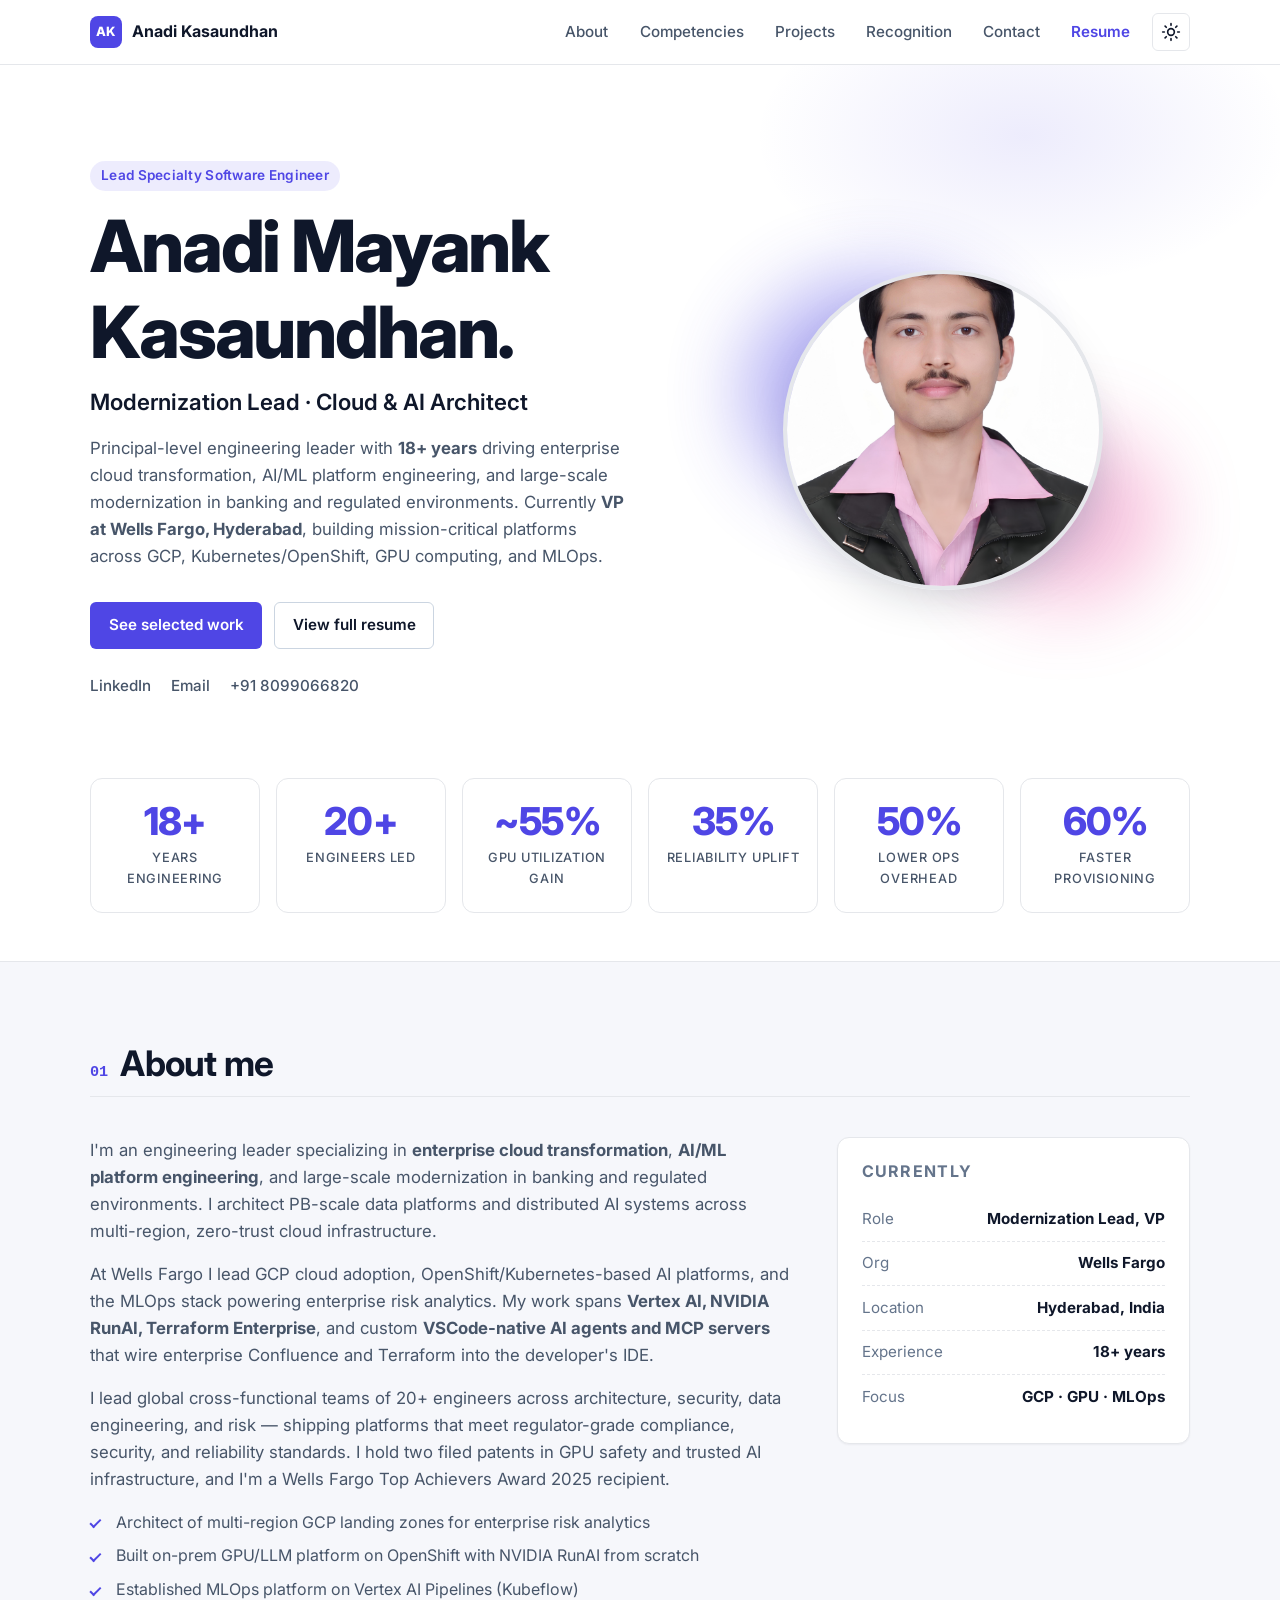
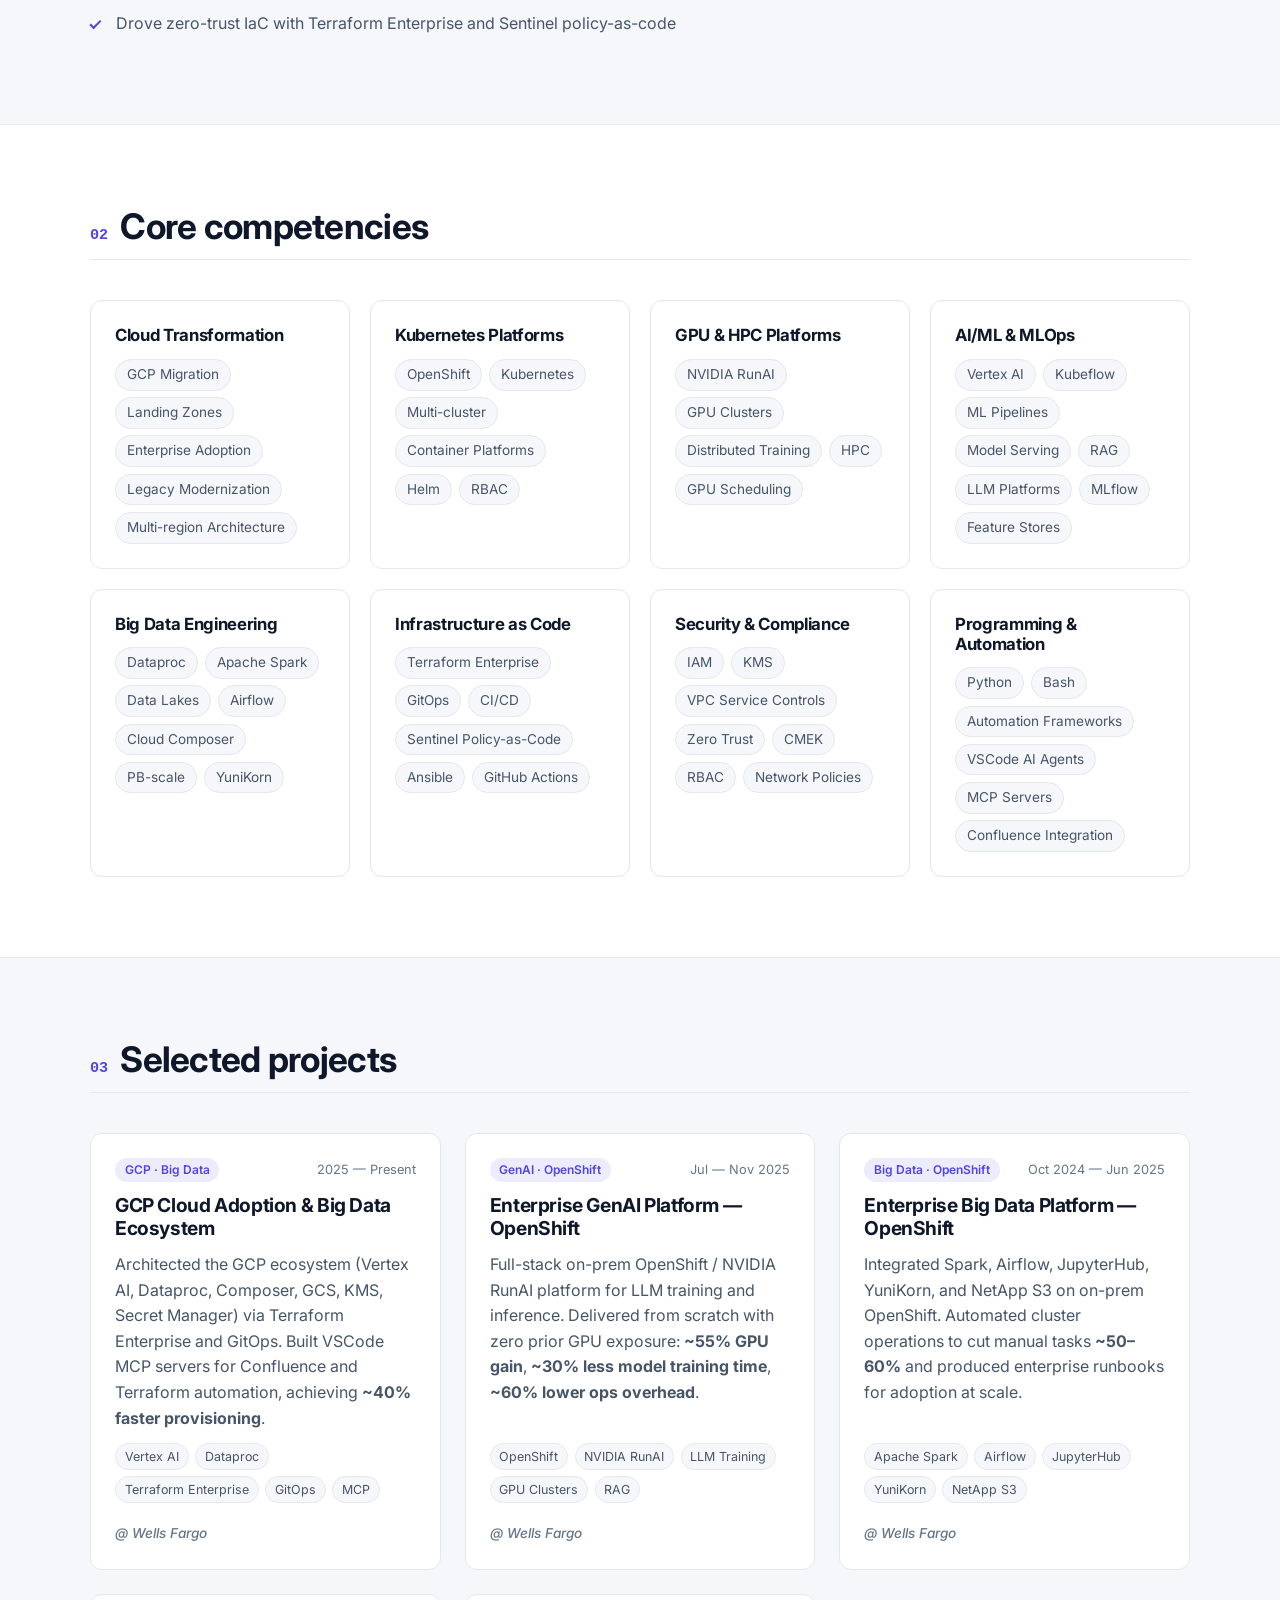
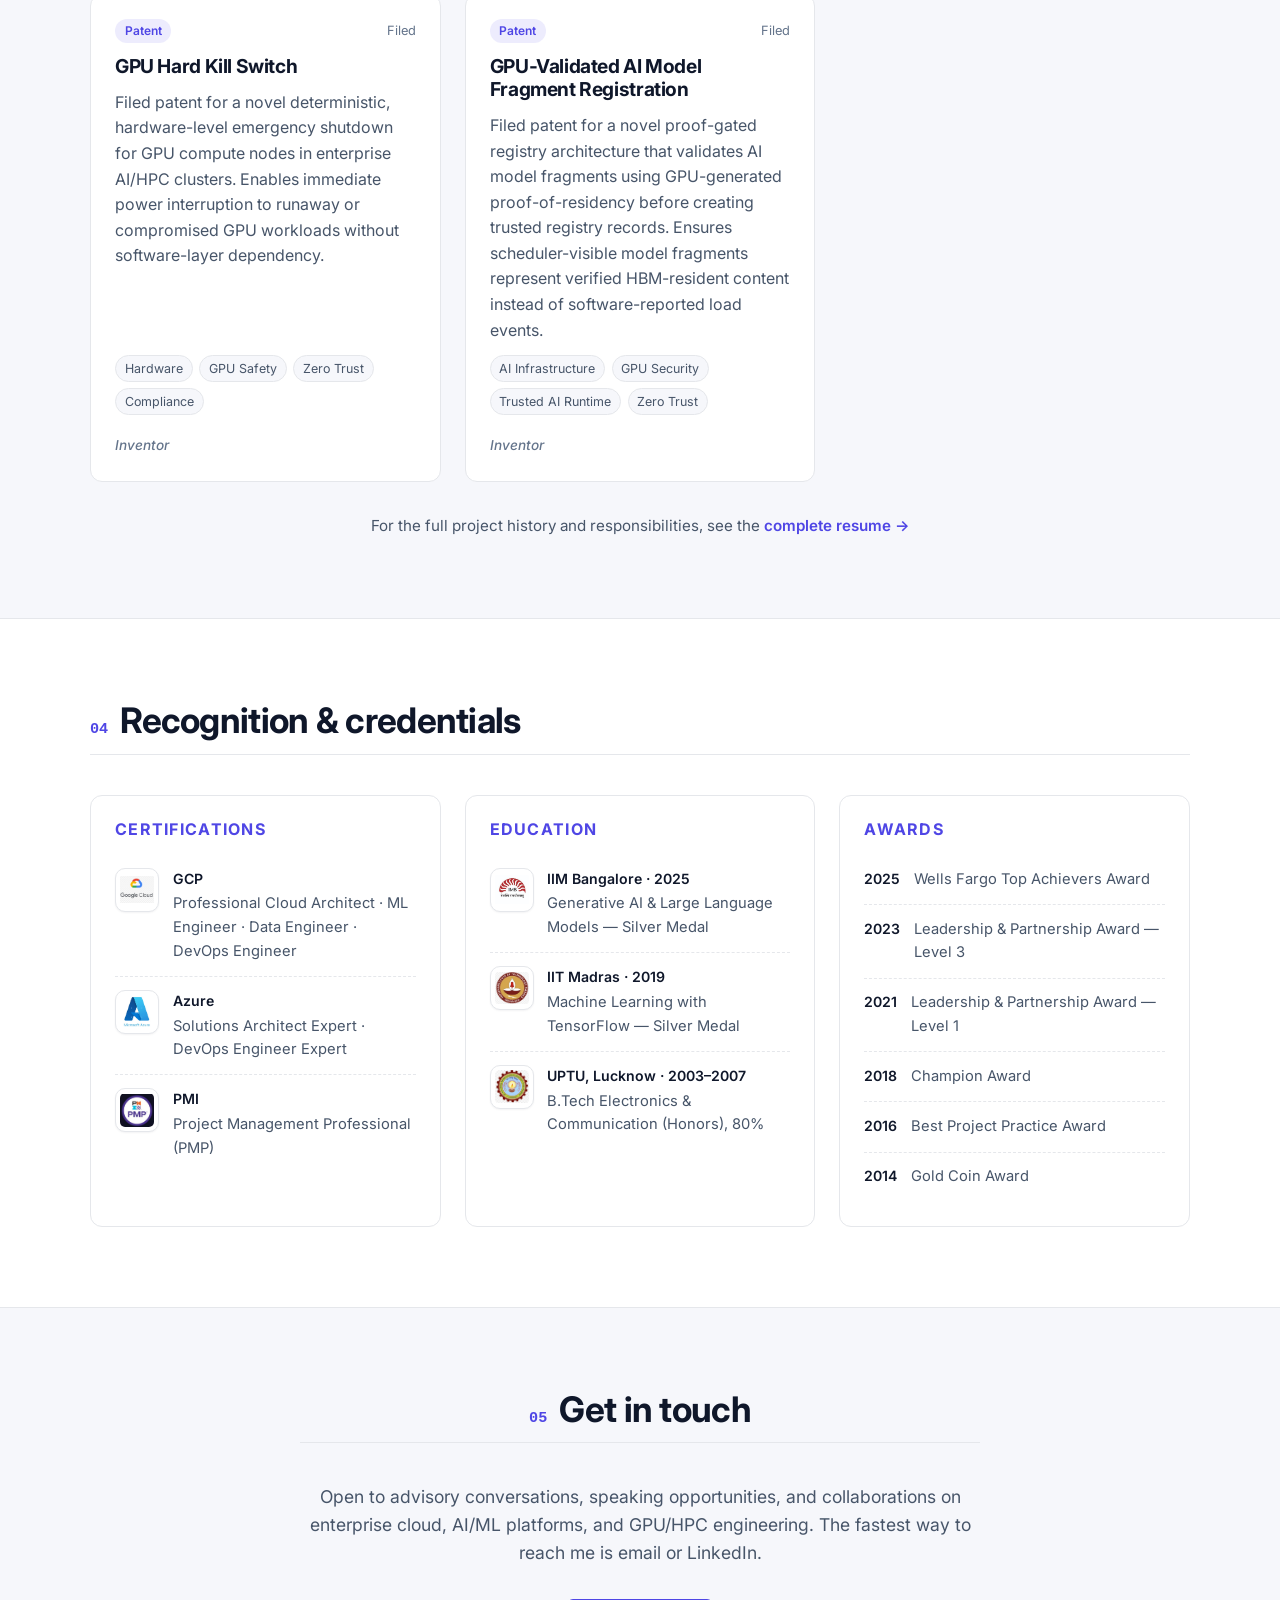
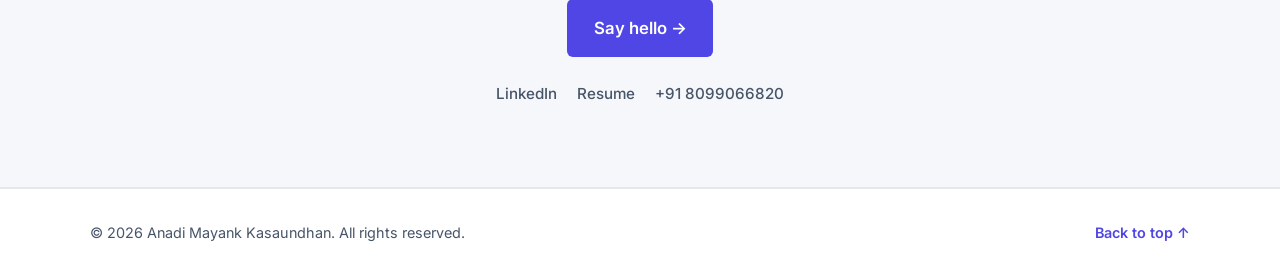
<file: index.html>
<!DOCTYPE html>
<html lang="en">
<head>
  <meta charset="UTF-8" />
  <meta name="viewport" content="width=device-width, initial-scale=1.0" />
  <meta name="description" content="Anadi Mayank Kasaundhan — Lead Specialty Software Engineer, Modernization Lead, Cloud & AI Architect (GCP, Kubernetes, OpenShift, GPU Platforms, MLOps). 18+ years building enterprise cloud and AI/ML platforms." />
  <meta name="author" content="Anadi Mayank Kasaundhan" />

  <meta property="og:title" content="Anadi Mayank Kasaundhan — Cloud & AI Architect" />
  <meta property="og:description" content="Modernization Lead at Wells Fargo. GCP, Kubernetes/OpenShift, GPU Platforms, MLOps. Holder of 2 filed patents in GPU safety and trusted AI infrastructure." />
  <meta property="og:type" content="website" />
  <meta property="og:url" content="https://anadiazure.github.io/MyProfile/" />
  <meta property="og:image" content="https://anadiazure.github.io/MyProfile/assets/logos/anadi_profile.png" />
  <meta property="og:image:alt" content="Anadi Mayank Kasaundhan" />

  <title>Anadi Mayank Kasaundhan — Cloud & AI Architect</title>

  <link rel="icon" type="image/png" href="assets/logos/anadi_profile.png" />

  <link rel="preconnect" href="https://fonts.googleapis.com" />
  <link rel="preconnect" href="https://fonts.gstatic.com" crossorigin />
  <link href="https://fonts.googleapis.com/css2?family=Inter:wght@400;500;600;700;800&display=swap" rel="stylesheet" />

  <link rel="stylesheet" href="css/style.css" />
</head>
<body>
  <a class="skip-link" href="#main">Skip to main content</a>

  <header class="site-header" id="top">
    <nav class="nav container" aria-label="Primary">
      <a href="#top" class="brand">
        <span class="brand-mark">AK</span>
        <span class="brand-text">Anadi Kasaundhan</span>
      </a>

      <button class="nav-toggle" aria-expanded="false" aria-controls="primary-menu" aria-label="Toggle navigation">
        <span></span><span></span><span></span>
      </button>

      <ul class="nav-menu" id="primary-menu">
        <li><a href="#about">About</a></li>
        <li><a href="#competencies">Competencies</a></li>
        <li><a href="#projects">Projects</a></li>
        <li><a href="#recognition">Recognition</a></li>
        <li><a href="#contact">Contact</a></li>
        <li><a href="resume.html" class="nav-cta">Resume</a></li>
        <li>
          <button id="theme-toggle" class="theme-toggle" aria-label="Toggle color theme" title="Toggle color theme">
            <svg class="icon-sun" width="20" height="20" viewBox="0 0 24 24" fill="none" stroke="currentColor" stroke-width="2" stroke-linecap="round" stroke-linejoin="round" aria-hidden="true">
              <circle cx="12" cy="12" r="4"/>
              <path d="M12 2v2M12 20v2M4.93 4.93l1.41 1.41M17.66 17.66l1.41 1.41M2 12h2M20 12h2M4.93 19.07l1.41-1.41M17.66 6.34l1.41-1.41"/>
            </svg>
            <svg class="icon-moon" width="20" height="20" viewBox="0 0 24 24" fill="none" stroke="currentColor" stroke-width="2" stroke-linecap="round" stroke-linejoin="round" aria-hidden="true">
              <path d="M21 12.79A9 9 0 1 1 11.21 3 7 7 0 0 0 21 12.79z"/>
            </svg>
          </button>
        </li>
      </ul>
    </nav>
  </header>

  <main id="main">
    <!-- Hero -->
    <section class="hero">
      <div class="container hero-grid">
        <div class="hero-content">
          <p class="eyebrow">Lead Specialty Software Engineer</p>
          <h1 class="hero-title">Anadi Mayank Kasaundhan.</h1>
          <p class="hero-tagline">Modernization Lead &middot; Cloud &amp; AI Architect</p>
          <p class="hero-lede">
            Principal-level engineering leader with <strong>18+ years</strong> driving enterprise cloud
            transformation, AI/ML platform engineering, and large-scale modernization in banking and
            regulated environments. Currently <strong>VP at Wells Fargo, Hyderabad</strong>, building
            mission-critical platforms across GCP, Kubernetes/OpenShift, GPU computing, and MLOps.
          </p>
          <div class="hero-actions">
            <a href="#projects" class="btn btn-primary">See selected work</a>
            <a href="resume.html" class="btn btn-ghost">View full resume</a>
          </div>
          <ul class="social-list" aria-label="Social profiles">
            <li><a href="https://www.linkedin.com/in/anadi-kasaundhan-22979716/" aria-label="LinkedIn">LinkedIn</a></li>
            <li><a href="mailto:mayankanadi@gmail.com" aria-label="Email">Email</a></li>
            <li><a href="tel:+918099066820" aria-label="Phone">+91 8099066820</a></li>
          </ul>
        </div>

        <div class="hero-visual">
          <div class="orb orb-1"></div>
          <div class="orb orb-2"></div>
          <div class="orb orb-3"></div>
          <img class="hero-photo" src="assets/logos/anadi_profile.png" alt="Anadi Mayank Kasaundhan" width="320" height="320" />
        </div>
      </div>
    </section>

    <!-- Highlights / metrics -->
    <section class="section highlights" aria-label="Career highlights">
      <div class="container">
        <ul class="metrics-grid">
          <li><strong>18+</strong><span>Years engineering</span></li>
          <li><strong>20+</strong><span>Engineers led</span></li>
          <li><strong>~55%</strong><span>GPU utilization gain</span></li>
          <li><strong>35%</strong><span>Reliability uplift</span></li>
          <li><strong>50%</strong><span>Lower ops overhead</span></li>
          <li><strong>60%</strong><span>Faster provisioning</span></li>
        </ul>
      </div>
    </section>

    <!-- About -->
    <section id="about" class="section section-alt">
      <div class="container">
        <header class="section-head">
          <span class="section-num">01</span>
          <h2>About me</h2>
        </header>
        <div class="about-grid">
          <div class="about-text">
            <p>
              I'm an engineering leader specializing in <strong>enterprise cloud transformation</strong>,
              <strong>AI/ML platform engineering</strong>, and large-scale modernization in banking and
              regulated environments. I architect PB-scale data platforms and distributed AI systems
              across multi-region, zero-trust cloud infrastructure.
            </p>
            <p>
              At Wells Fargo I lead GCP cloud adoption, OpenShift/Kubernetes-based AI platforms,
              and the MLOps stack powering enterprise risk analytics. My work spans <strong>Vertex AI,
              NVIDIA RunAI, Terraform Enterprise</strong>, and custom <strong>VSCode-native AI agents
              and MCP servers</strong> that wire enterprise Confluence and Terraform into the
              developer's IDE.
            </p>
            <p>
              I lead global cross-functional teams of 20+ engineers across architecture, security,
              data engineering, and risk &mdash; shipping platforms that meet regulator-grade
              compliance, security, and reliability standards. I hold two filed patents in GPU
              safety and trusted AI infrastructure, and I'm a Wells Fargo Top Achievers Award 2025
              recipient.
            </p>
            <ul class="check-list">
              <li>Architect of multi-region GCP landing zones for enterprise risk analytics</li>
              <li>Built on-prem GPU/LLM platform on OpenShift with NVIDIA RunAI from scratch</li>
              <li>Established MLOps platform on Vertex AI Pipelines (Kubeflow)</li>
              <li>Drove zero-trust IaC with Terraform Enterprise and Sentinel policy-as-code</li>
            </ul>
          </div>
          <aside class="about-card">
            <h3>Currently</h3>
            <ul class="meta-list">
              <li><span>Role</span><strong>Modernization Lead, VP</strong></li>
              <li><span>Org</span><strong>Wells Fargo</strong></li>
              <li><span>Location</span><strong>Hyderabad, India</strong></li>
              <li><span>Experience</span><strong>18+ years</strong></li>
              <li><span>Focus</span><strong>GCP &middot; GPU &middot; MLOps</strong></li>
            </ul>
          </aside>
        </div>
      </div>
    </section>

    <!-- Core competencies -->
    <section id="competencies" class="section">
      <div class="container">
        <header class="section-head">
          <span class="section-num">02</span>
          <h2>Core competencies</h2>
        </header>
        <div class="skills-grid">
          <article class="skill-card">
            <h3>Cloud Transformation</h3>
            <ul class="tag-list">
              <li>GCP Migration</li>
              <li>Landing Zones</li>
              <li>Enterprise Adoption</li>
              <li>Legacy Modernization</li>
              <li>Multi-region Architecture</li>
            </ul>
          </article>
          <article class="skill-card">
            <h3>Kubernetes Platforms</h3>
            <ul class="tag-list">
              <li>OpenShift</li>
              <li>Kubernetes</li>
              <li>Multi-cluster</li>
              <li>Container Platforms</li>
              <li>Helm</li>
              <li>RBAC</li>
            </ul>
          </article>
          <article class="skill-card">
            <h3>GPU &amp; HPC Platforms</h3>
            <ul class="tag-list">
              <li>NVIDIA RunAI</li>
              <li>GPU Clusters</li>
              <li>Distributed Training</li>
              <li>HPC</li>
              <li>GPU Scheduling</li>
            </ul>
          </article>
          <article class="skill-card">
            <h3>AI/ML &amp; MLOps</h3>
            <ul class="tag-list">
              <li>Vertex AI</li>
              <li>Kubeflow</li>
              <li>ML Pipelines</li>
              <li>Model Serving</li>
              <li>RAG</li>
              <li>LLM Platforms</li>
              <li>MLflow</li>
              <li>Feature Stores</li>
            </ul>
          </article>
          <article class="skill-card">
            <h3>Big Data Engineering</h3>
            <ul class="tag-list">
              <li>Dataproc</li>
              <li>Apache Spark</li>
              <li>Data Lakes</li>
              <li>Airflow</li>
              <li>Cloud Composer</li>
              <li>PB-scale</li>
              <li>YuniKorn</li>
            </ul>
          </article>
          <article class="skill-card">
            <h3>Infrastructure as Code</h3>
            <ul class="tag-list">
              <li>Terraform Enterprise</li>
              <li>GitOps</li>
              <li>CI/CD</li>
              <li>Sentinel Policy-as-Code</li>
              <li>Ansible</li>
              <li>GitHub Actions</li>
            </ul>
          </article>
          <article class="skill-card">
            <h3>Security &amp; Compliance</h3>
            <ul class="tag-list">
              <li>IAM</li>
              <li>KMS</li>
              <li>VPC Service Controls</li>
              <li>Zero Trust</li>
              <li>CMEK</li>
              <li>RBAC</li>
              <li>Network Policies</li>
            </ul>
          </article>
          <article class="skill-card">
            <h3>Programming &amp; Automation</h3>
            <ul class="tag-list">
              <li>Python</li>
              <li>Bash</li>
              <li>Automation Frameworks</li>
              <li>VSCode AI Agents</li>
              <li>MCP Servers</li>
              <li>Confluence Integration</li>
            </ul>
          </article>
        </div>
      </div>
    </section>

    <!-- Selected projects -->
    <section id="projects" class="section section-alt">
      <div class="container">
        <header class="section-head">
          <span class="section-num">03</span>
          <h2>Selected projects</h2>
        </header>

        <div class="project-grid">
          <article class="project-card">
            <div class="project-meta">
              <span class="badge">GCP &middot; Big Data</span>
              <span class="year">2025 &mdash; Present</span>
            </div>
            <h3>GCP Cloud Adoption &amp; Big Data Ecosystem</h3>
            <p>
              Architected the GCP ecosystem (Vertex AI, Dataproc, Composer, GCS, KMS, Secret Manager)
              via Terraform Enterprise and GitOps. Built VSCode MCP servers for Confluence and
              Terraform automation, achieving <strong>~40% faster provisioning</strong>.
            </p>
            <ul class="tag-list small">
              <li>Vertex AI</li>
              <li>Dataproc</li>
              <li>Terraform Enterprise</li>
              <li>GitOps</li>
              <li>MCP</li>
            </ul>
            <div class="project-links">
              <span class="project-org">@ Wells Fargo</span>
            </div>
          </article>

          <article class="project-card">
            <div class="project-meta">
              <span class="badge">GenAI &middot; OpenShift</span>
              <span class="year">Jul &mdash; Nov 2025</span>
            </div>
            <h3>Enterprise GenAI Platform &mdash; OpenShift</h3>
            <p>
              Full-stack on-prem OpenShift / NVIDIA RunAI platform for LLM training and inference.
              Delivered from scratch with zero prior GPU exposure: <strong>~55% GPU gain</strong>,
              <strong>~30% less model training time</strong>, <strong>~60% lower ops overhead</strong>.
            </p>
            <ul class="tag-list small">
              <li>OpenShift</li>
              <li>NVIDIA RunAI</li>
              <li>LLM Training</li>
              <li>GPU Clusters</li>
              <li>RAG</li>
            </ul>
            <div class="project-links">
              <span class="project-org">@ Wells Fargo</span>
            </div>
          </article>

          <article class="project-card">
            <div class="project-meta">
              <span class="badge">Big Data &middot; OpenShift</span>
              <span class="year">Oct 2024 &mdash; Jun 2025</span>
            </div>
            <h3>Enterprise Big Data Platform &mdash; OpenShift</h3>
            <p>
              Integrated Spark, Airflow, JupyterHub, YuniKorn, and NetApp S3 on on-prem OpenShift.
              Automated cluster operations to cut manual tasks <strong>~50&ndash;60%</strong> and
              produced enterprise runbooks for adoption at scale.
            </p>
            <ul class="tag-list small">
              <li>Apache Spark</li>
              <li>Airflow</li>
              <li>JupyterHub</li>
              <li>YuniKorn</li>
              <li>NetApp S3</li>
            </ul>
            <div class="project-links">
              <span class="project-org">@ Wells Fargo</span>
            </div>
          </article>

          <article class="project-card">
            <div class="project-meta">
              <span class="badge">Patent</span>
              <span class="year">Filed</span>
            </div>
            <h3>GPU Hard Kill Switch</h3>
            <p>
              Filed patent for a novel deterministic, hardware-level emergency shutdown for GPU
              compute nodes in enterprise AI/HPC clusters. Enables immediate power interruption to
              runaway or compromised GPU workloads without software-layer dependency.
            </p>
            <ul class="tag-list small">
              <li>Hardware</li>
              <li>GPU Safety</li>
              <li>Zero Trust</li>
              <li>Compliance</li>
            </ul>
            <div class="project-links">
              <span class="project-org">Inventor</span>
            </div>
          </article>

          <article class="project-card">
            <div class="project-meta">
              <span class="badge">Patent</span>
              <span class="year">Filed</span>
            </div>
            <h3>GPU-Validated AI Model Fragment Registration</h3>
            <p>
              Filed patent for a novel proof-gated registry architecture that validates AI model
              fragments using GPU-generated proof-of-residency before creating trusted registry
              records. Ensures scheduler-visible model fragments represent verified HBM-resident
              content instead of software-reported load events.
            </p>
            <ul class="tag-list small">
              <li>AI Infrastructure</li>
              <li>GPU Security</li>
              <li>Trusted AI Runtime</li>
              <li>Zero Trust</li>
            </ul>
            <div class="project-links">
              <span class="project-org">Inventor</span>
            </div>
          </article>
        </div>

        <p class="projects-cta">
          For the full project history and responsibilities, see the
          <a href="resume.html">complete resume &rarr;</a>
        </p>
      </div>
    </section>

    <!-- Recognition: Awards / Certifications -->
    <section id="recognition" class="section">
      <div class="container">
        <header class="section-head">
          <span class="section-num">04</span>
          <h2>Recognition &amp; credentials</h2>
        </header>

        <div class="recognition-grid">
          <article class="recognition-card">
            <h3>Certifications</h3>
            <ul class="cert-list">
              <li>
                <img class="cert-logo" src="assets/logos/gcp.png" alt="Google Cloud Platform" loading="lazy" />
                <div class="cert-item-text">
                  <strong>GCP</strong>
                  <span>Professional Cloud Architect &middot; ML Engineer &middot; Data Engineer &middot; DevOps Engineer</span>
                </div>
              </li>
              <li>
                <img class="cert-logo" src="assets/logos/azure.png" alt="Microsoft Azure" loading="lazy" />
                <div class="cert-item-text">
                  <strong>Azure</strong>
                  <span>Solutions Architect Expert &middot; DevOps Engineer Expert</span>
                </div>
              </li>
              <li>
                <img class="cert-logo" src="assets/logos/pmi.png" alt="PMI / PMP" loading="lazy" />
                <div class="cert-item-text">
                  <strong>PMI</strong>
                  <span>Project Management Professional (PMP)</span>
                </div>
              </li>
            </ul>
          </article>

          <article class="recognition-card">
            <h3>Education</h3>
            <ul class="cert-list">
              <li>
                <img class="cert-logo" src="assets/logos/iim-bangalore.png" alt="IIM Bangalore" loading="lazy" />
                <div class="cert-item-text">
                  <strong>IIM Bangalore &middot; 2025</strong>
                  <span>Generative AI &amp; Large Language Models &mdash; Silver Medal</span>
                </div>
              </li>
              <li>
                <img class="cert-logo" src="assets/logos/iit-madras.png" alt="IIT Madras" loading="lazy" />
                <div class="cert-item-text">
                  <strong>IIT Madras &middot; 2019</strong>
                  <span>Machine Learning with TensorFlow &mdash; Silver Medal</span>
                </div>
              </li>
              <li>
                <img class="cert-logo" src="assets/logos/uptu-lucknow.png" alt="UPTU / AKTU Lucknow" loading="lazy" />
                <div class="cert-item-text">
                  <strong>UPTU, Lucknow &middot; 2003&ndash;2007</strong>
                  <span>B.Tech Electronics &amp; Communication (Honors), 80%</span>
                </div>
              </li>
            </ul>
          </article>

          <article class="recognition-card">
            <h3>Awards</h3>
            <ul class="cert-list">
              <li><strong>2025</strong><span>Wells Fargo Top Achievers Award</span></li>
              <li><strong>2023</strong><span>Leadership &amp; Partnership Award &mdash; Level 3</span></li>
              <li><strong>2021</strong><span>Leadership &amp; Partnership Award &mdash; Level 1</span></li>
              <li><strong>2018</strong><span>Champion Award</span></li>
              <li><strong>2016</strong><span>Best Project Practice Award</span></li>
              <li><strong>2014</strong><span>Gold Coin Award</span></li>
            </ul>
          </article>
        </div>
      </div>
    </section>

    <!-- Contact -->
    <section id="contact" class="section section-alt">
      <div class="container contact">
        <header class="section-head">
          <span class="section-num">05</span>
          <h2>Get in touch</h2>
        </header>
        <p class="contact-lede">
          Open to advisory conversations, speaking opportunities, and collaborations on enterprise
          cloud, AI/ML platforms, and GPU/HPC engineering. The fastest way to reach me is email or LinkedIn.
        </p>
        <a href="mailto:mayankanadi@gmail.com" class="btn btn-primary btn-lg">Say hello &rarr;</a>
        <ul class="social-list center" aria-label="Other ways to connect">
          <li><a href="https://www.linkedin.com/in/anadi-kasaundhan-22979716/">LinkedIn</a></li>
          <li><a href="resume.html">Resume</a></li>
          <li><a href="tel:+918099066820">+91 8099066820</a></li>
        </ul>
      </div>
    </section>
  </main>

  <footer class="site-footer">
    <div class="container footer-inner">
      <p>&copy; <span id="year"></span> Anadi Mayank Kasaundhan. All rights reserved.</p>
      <a href="#top" class="back-to-top">Back to top &uarr;</a>
    </div>
  </footer>

  <script src="js/main.js"></script>
</body>
</html>
</file>
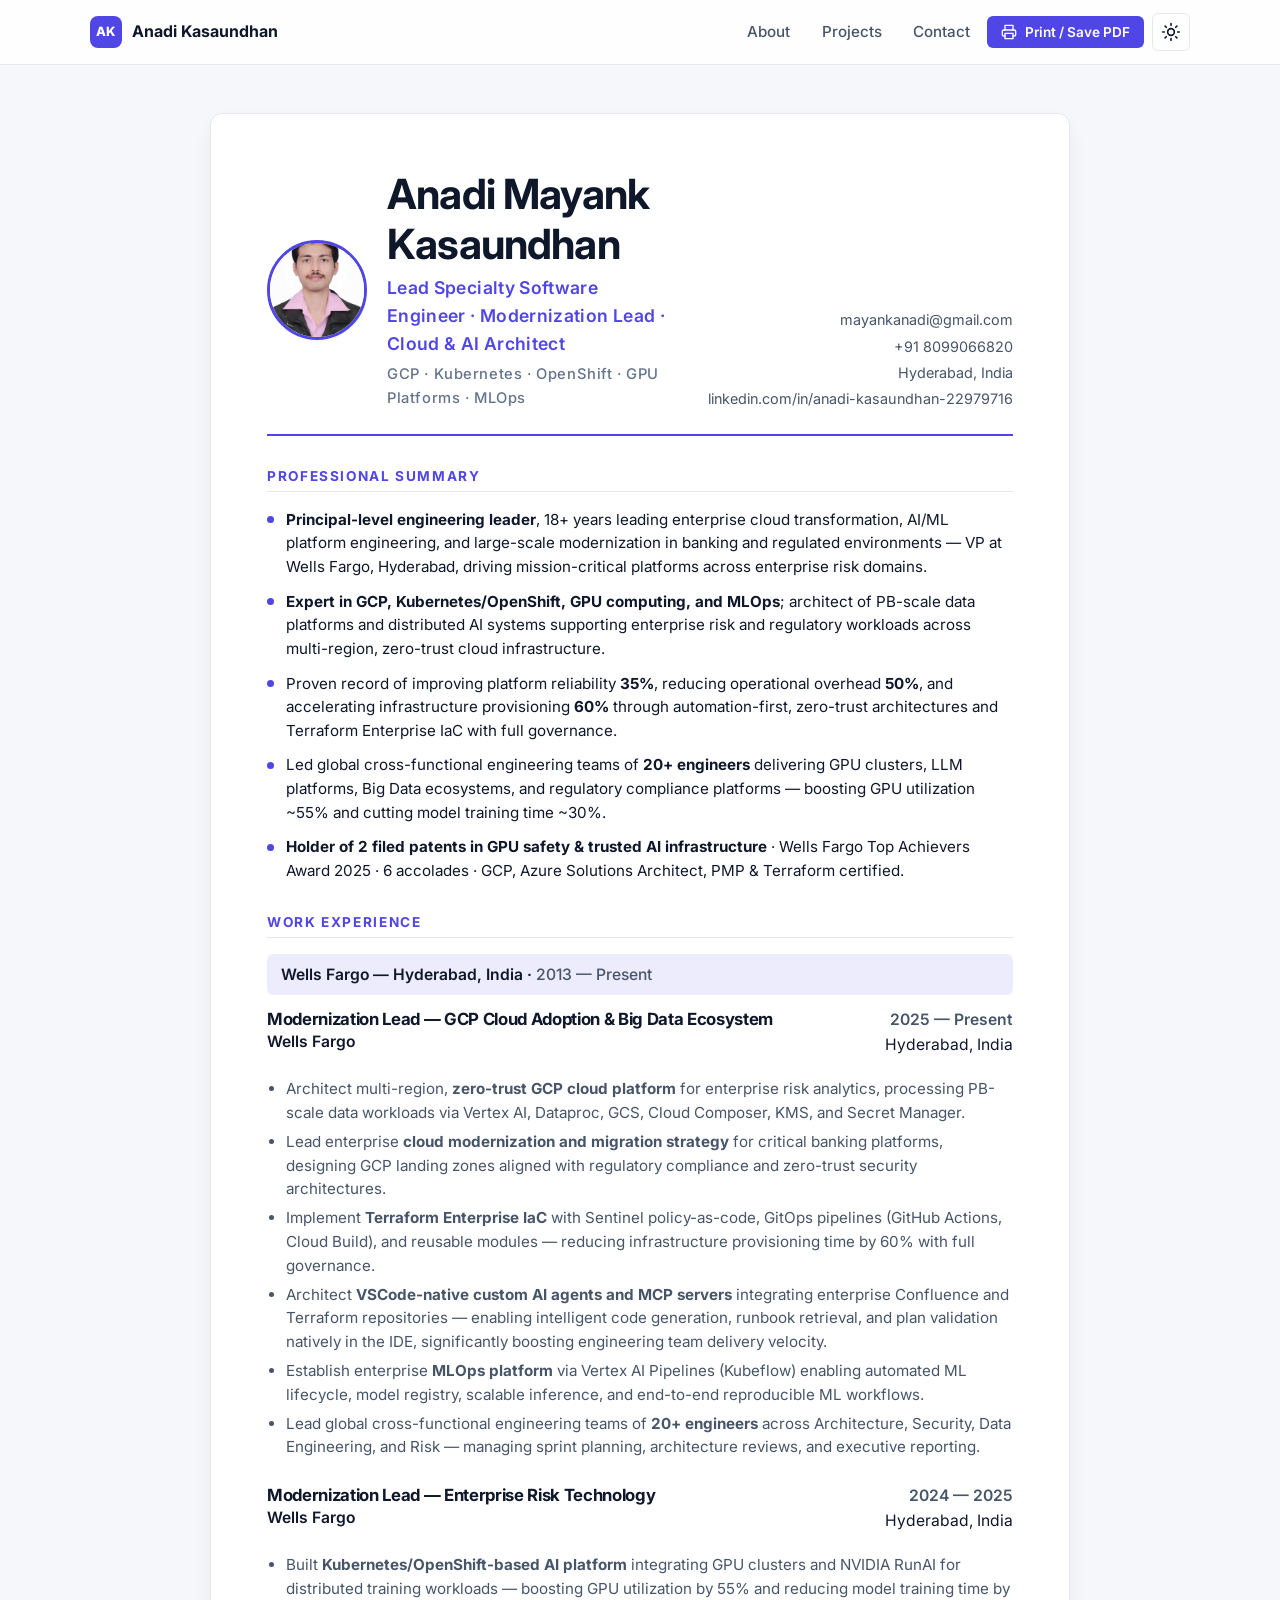
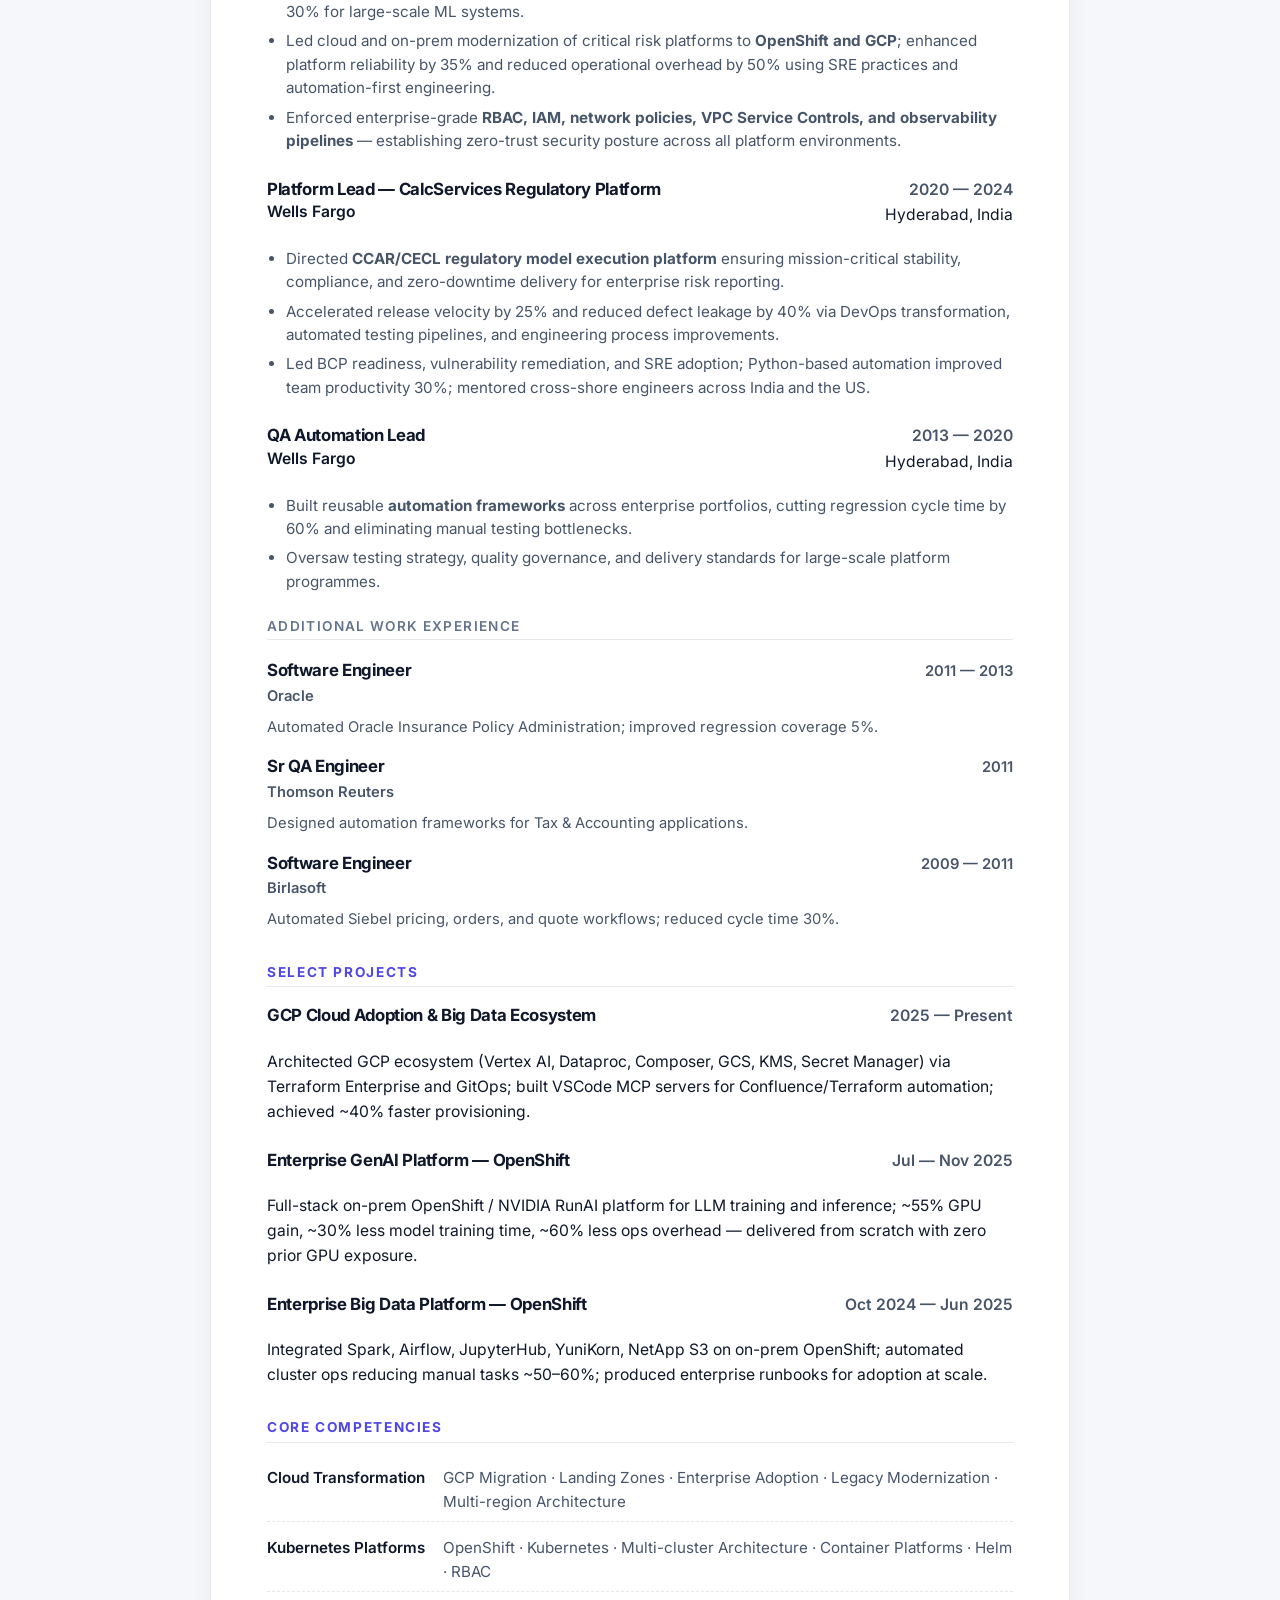
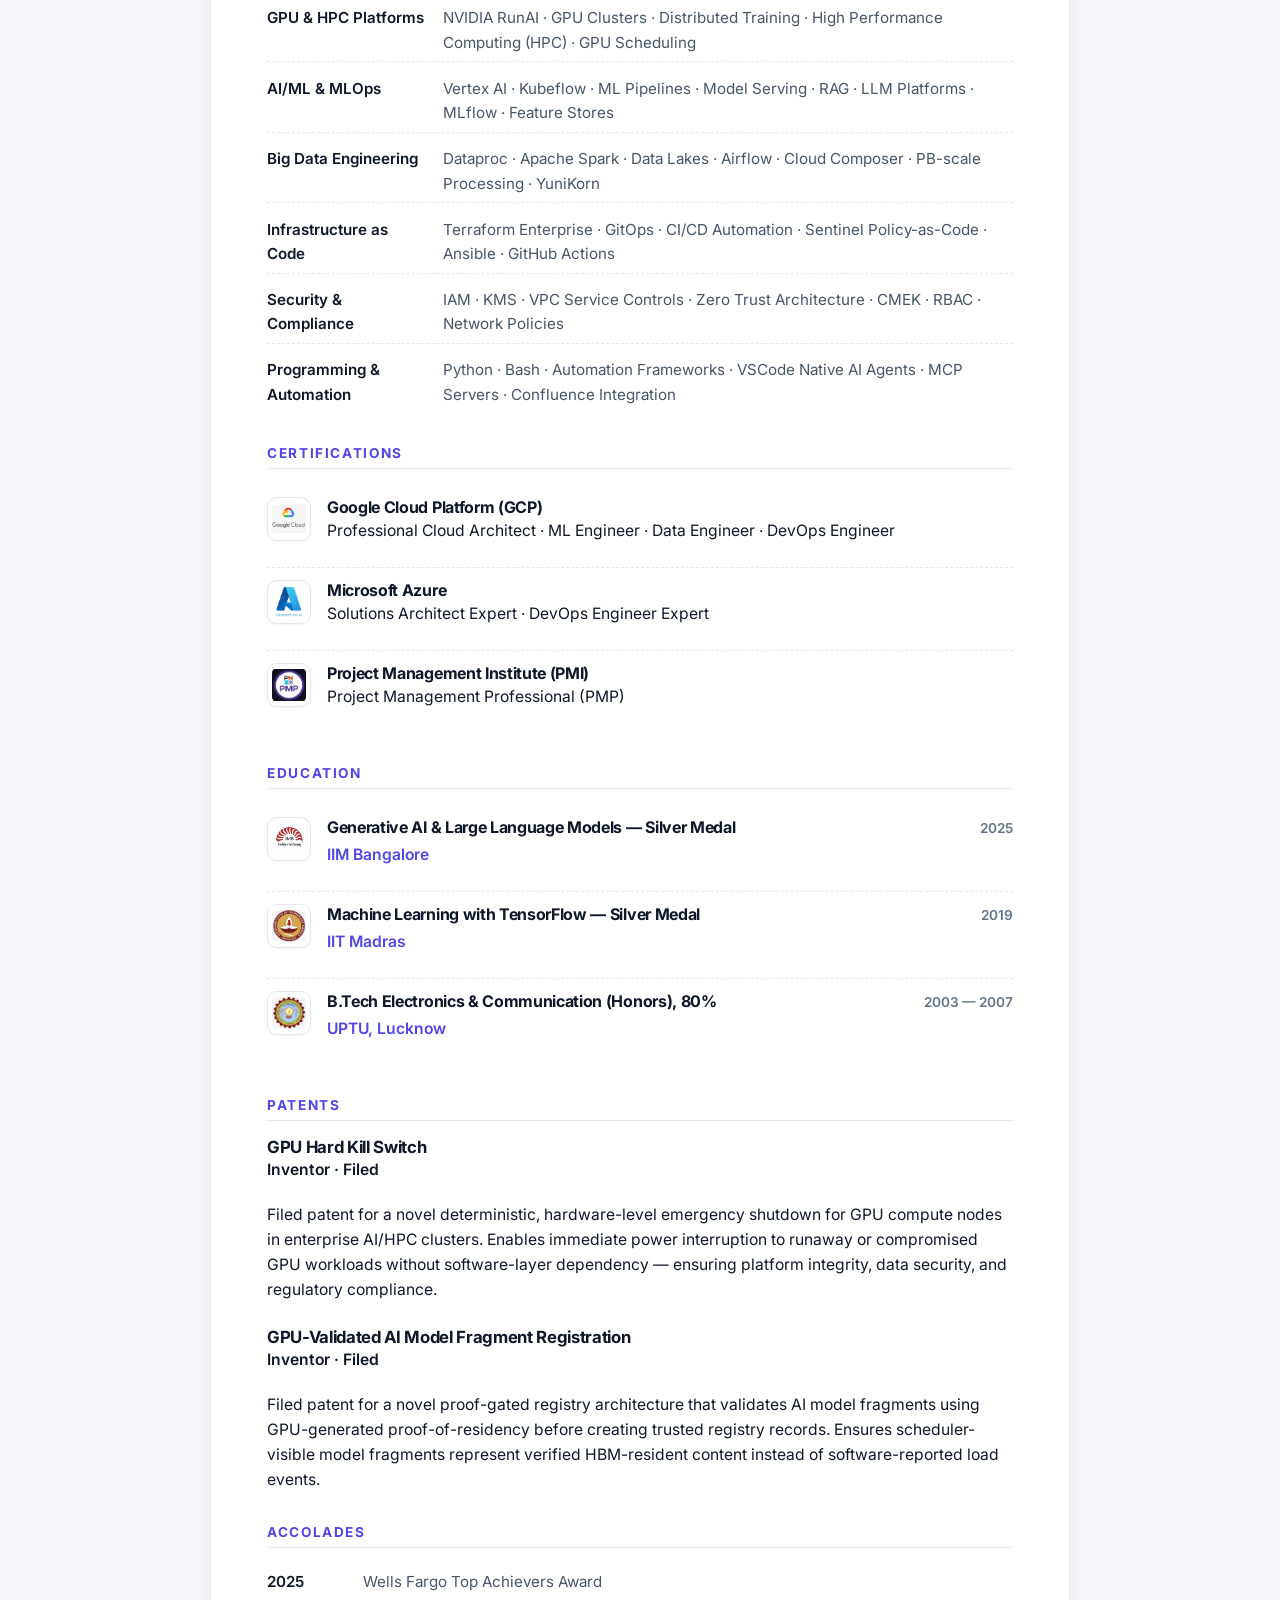
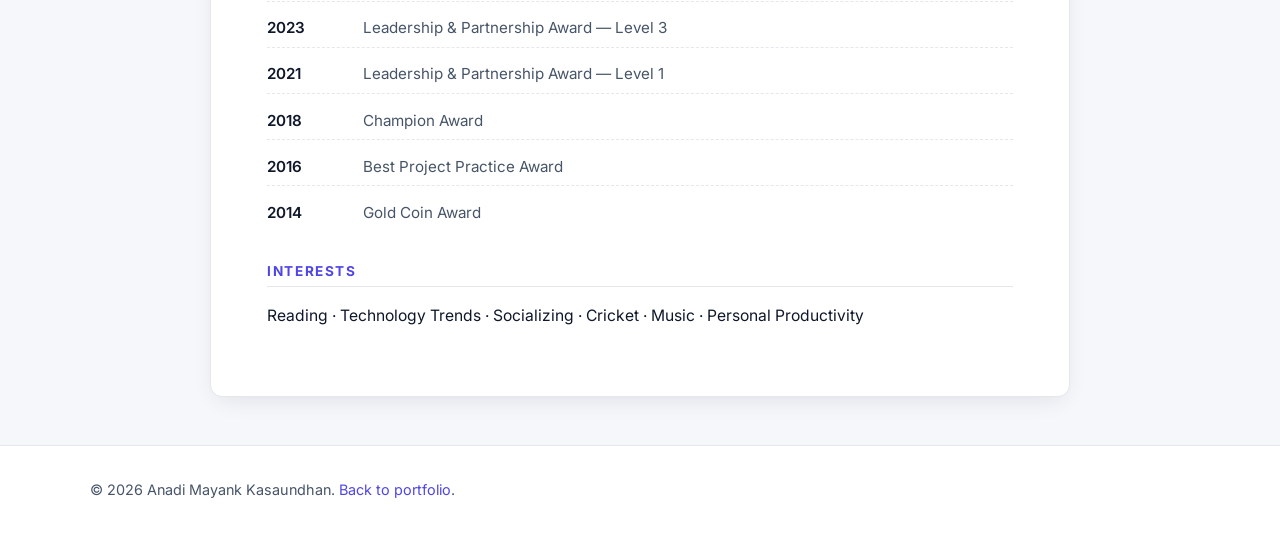
<file: resume.html>
<!DOCTYPE html>
<html lang="en">
<head>
  <meta charset="UTF-8" />
  <meta name="viewport" content="width=device-width, initial-scale=1.0" />
  <meta name="description" content="Resume of Anadi Mayank Kasaundhan — Lead Specialty Software Engineer, Modernization Lead, Cloud & AI Architect." />
  <meta name="author" content="Anadi Mayank Kasaundhan" />
  <title>Anadi Mayank Kasaundhan — Resume</title>

  <link rel="preconnect" href="https://fonts.googleapis.com" />
  <link rel="preconnect" href="https://fonts.gstatic.com" crossorigin />
  <link href="https://fonts.googleapis.com/css2?family=Inter:wght@400;500;600;700;800&display=swap" rel="stylesheet" />

  <link rel="stylesheet" href="css/style.css" />
  <link rel="stylesheet" href="css/resume.css" />
</head>
<body class="resume-page">
  <a class="skip-link" href="#main">Skip to main content</a>

  <header class="site-header no-print">
    <nav class="nav container" aria-label="Primary">
      <a href="index.html" class="brand">
        <span class="brand-mark">AK</span>
        <span class="brand-text">Anadi Kasaundhan</span>
      </a>

      <ul class="nav-menu nav-menu-resume" id="primary-menu">
        <li><a href="index.html#about">About</a></li>
        <li><a href="index.html#projects">Projects</a></li>
        <li><a href="index.html#contact">Contact</a></li>
        <li>
          <button id="print-btn" class="btn btn-primary btn-sm" type="button" aria-label="Print resume">
            <svg width="16" height="16" viewBox="0 0 24 24" fill="none" stroke="currentColor" stroke-width="2" stroke-linecap="round" stroke-linejoin="round" aria-hidden="true">
              <polyline points="6 9 6 2 18 2 18 9"/>
              <path d="M6 18H4a2 2 0 0 1-2-2v-5a2 2 0 0 1 2-2h16a2 2 0 0 1 2 2v5a2 2 0 0 1-2 2h-2"/>
              <rect x="6" y="14" width="12" height="8"/>
            </svg>
            Print / Save PDF
          </button>
        </li>
        <li>
          <button id="theme-toggle" class="theme-toggle" aria-label="Toggle color theme" title="Toggle color theme">
            <svg class="icon-sun" width="20" height="20" viewBox="0 0 24 24" fill="none" stroke="currentColor" stroke-width="2" stroke-linecap="round" stroke-linejoin="round" aria-hidden="true">
              <circle cx="12" cy="12" r="4"/>
              <path d="M12 2v2M12 20v2M4.93 4.93l1.41 1.41M17.66 17.66l1.41 1.41M2 12h2M20 12h2M4.93 19.07l1.41-1.41M17.66 6.34l1.41-1.41"/>
            </svg>
            <svg class="icon-moon" width="20" height="20" viewBox="0 0 24 24" fill="none" stroke="currentColor" stroke-width="2" stroke-linecap="round" stroke-linejoin="round" aria-hidden="true">
              <path d="M21 12.79A9 9 0 1 1 11.21 3 7 7 0 0 0 21 12.79z"/>
            </svg>
          </button>
        </li>
      </ul>
    </nav>
  </header>

  <main id="main" class="resume">
    <article class="resume-doc">
      <!-- Resume header -->
      <header class="resume-header">
        <div class="resume-id">
          <img class="resume-photo" src="assets/logos/anadi_profile.png" alt="Anadi Mayank Kasaundhan" width="100" height="100" />
          <div>
            <h1>Anadi Mayank Kasaundhan</h1>
            <p class="resume-title">Lead Specialty Software Engineer &middot; Modernization Lead &middot; Cloud &amp; AI Architect</p>
            <p class="resume-subtitle">GCP &middot; Kubernetes &middot; OpenShift &middot; GPU Platforms &middot; MLOps</p>
          </div>
        </div>
        <ul class="resume-contact">
          <li><a href="mailto:mayankanadi@gmail.com">mayankanadi@gmail.com</a></li>
          <li><a href="tel:+918099066820">+91 8099066820</a></li>
          <li>Hyderabad, India</li>
          <li><a href="https://www.linkedin.com/in/anadi-kasaundhan-22979716/">linkedin.com/in/anadi-kasaundhan-22979716</a></li>
        </ul>
      </header>

      <!-- Summary -->
      <section class="resume-section">
        <h2>Professional Summary</h2>
        <ul class="summary-list">
          <li>
            <strong>Principal-level engineering leader</strong>, 18+ years leading enterprise cloud
            transformation, AI/ML platform engineering, and large-scale modernization in banking and
            regulated environments &mdash; VP at Wells Fargo, Hyderabad, driving mission-critical
            platforms across enterprise risk domains.
          </li>
          <li>
            <strong>Expert in GCP, Kubernetes/OpenShift, GPU computing, and MLOps</strong>; architect
            of PB-scale data platforms and distributed AI systems supporting enterprise risk and
            regulatory workloads across multi-region, zero-trust cloud infrastructure.
          </li>
          <li>
            Proven record of improving platform reliability <strong>35%</strong>, reducing
            operational overhead <strong>50%</strong>, and accelerating infrastructure provisioning
            <strong>60%</strong> through automation-first, zero-trust architectures and Terraform
            Enterprise IaC with full governance.
          </li>
          <li>
            Led global cross-functional engineering teams of <strong>20+ engineers</strong>
            delivering GPU clusters, LLM platforms, Big Data ecosystems, and regulatory compliance
            platforms &mdash; boosting GPU utilization ~55% and cutting model training time ~30%.
          </li>
          <li>
            <strong>Holder of 2 filed patents in GPU safety &amp; trusted AI infrastructure</strong>
            &middot; Wells Fargo Top Achievers
            Award 2025 &middot; 6 accolades &middot; GCP, Azure Solutions Architect, PMP &amp;
            Terraform certified.
          </li>
        </ul>
      </section>

      <!-- Experience -->
      <section class="resume-section">
        <h2>Work Experience</h2>

        <p class="experience-org-head">Wells Fargo &mdash; Hyderabad, India &middot; <em>2013 &mdash; Present</em></p>

        <article class="resume-entry">
          <header class="entry-head">
            <div>
              <h3>Modernization Lead &mdash; GCP Cloud Adoption &amp; Big Data Ecosystem</h3>
              <p class="entry-org">Wells Fargo</p>
            </div>
            <p class="entry-meta">
              <span class="entry-dates">2025 &mdash; Present</span>
              <span class="entry-loc">Hyderabad, India</span>
            </p>
          </header>
          <ul>
            <li>Architect multi-region, <strong>zero-trust GCP cloud platform</strong> for enterprise risk analytics, processing PB-scale data workloads via Vertex AI, Dataproc, GCS, Cloud Composer, KMS, and Secret Manager.</li>
            <li>Lead enterprise <strong>cloud modernization and migration strategy</strong> for critical banking platforms, designing GCP landing zones aligned with regulatory compliance and zero-trust security architectures.</li>
            <li>Implement <strong>Terraform Enterprise IaC</strong> with Sentinel policy-as-code, GitOps pipelines (GitHub Actions, Cloud Build), and reusable modules &mdash; reducing infrastructure provisioning time by 60% with full governance.</li>
            <li>Architect <strong>VSCode-native custom AI agents and MCP servers</strong> integrating enterprise Confluence and Terraform repositories &mdash; enabling intelligent code generation, runbook retrieval, and plan validation natively in the IDE, significantly boosting engineering team delivery velocity.</li>
            <li>Establish enterprise <strong>MLOps platform</strong> via Vertex AI Pipelines (Kubeflow) enabling automated ML lifecycle, model registry, scalable inference, and end-to-end reproducible ML workflows.</li>
            <li>Lead global cross-functional engineering teams of <strong>20+ engineers</strong> across Architecture, Security, Data Engineering, and Risk &mdash; managing sprint planning, architecture reviews, and executive reporting.</li>
          </ul>
        </article>

        <article class="resume-entry">
          <header class="entry-head">
            <div>
              <h3>Modernization Lead &mdash; Enterprise Risk Technology</h3>
              <p class="entry-org">Wells Fargo</p>
            </div>
            <p class="entry-meta">
              <span class="entry-dates">2024 &mdash; 2025</span>
              <span class="entry-loc">Hyderabad, India</span>
            </p>
          </header>
          <ul>
            <li>Built <strong>Kubernetes/OpenShift-based AI platform</strong> integrating GPU clusters and NVIDIA RunAI for distributed training workloads &mdash; boosting GPU utilization by 55% and reducing model training time by 30% for large-scale ML systems.</li>
            <li>Led cloud and on-prem modernization of critical risk platforms to <strong>OpenShift and GCP</strong>; enhanced platform reliability by 35% and reduced operational overhead by 50% using SRE practices and automation-first engineering.</li>
            <li>Enforced enterprise-grade <strong>RBAC, IAM, network policies, VPC Service Controls, and observability pipelines</strong> &mdash; establishing zero-trust security posture across all platform environments.</li>
          </ul>
        </article>

        <article class="resume-entry">
          <header class="entry-head">
            <div>
              <h3>Platform Lead &mdash; CalcServices Regulatory Platform</h3>
              <p class="entry-org">Wells Fargo</p>
            </div>
            <p class="entry-meta">
              <span class="entry-dates">2020 &mdash; 2024</span>
              <span class="entry-loc">Hyderabad, India</span>
            </p>
          </header>
          <ul>
            <li>Directed <strong>CCAR/CECL regulatory model execution platform</strong> ensuring mission-critical stability, compliance, and zero-downtime delivery for enterprise risk reporting.</li>
            <li>Accelerated release velocity by 25% and reduced defect leakage by 40% via DevOps transformation, automated testing pipelines, and engineering process improvements.</li>
            <li>Led BCP readiness, vulnerability remediation, and SRE adoption; Python-based automation improved team productivity 30%; mentored cross-shore engineers across India and the US.</li>
          </ul>
        </article>

        <article class="resume-entry">
          <header class="entry-head">
            <div>
              <h3>QA Automation Lead</h3>
              <p class="entry-org">Wells Fargo</p>
            </div>
            <p class="entry-meta">
              <span class="entry-dates">2013 &mdash; 2020</span>
              <span class="entry-loc">Hyderabad, India</span>
            </p>
          </header>
          <ul>
            <li>Built reusable <strong>automation frameworks</strong> across enterprise portfolios, cutting regression cycle time by 60% and eliminating manual testing bottlenecks.</li>
            <li>Oversaw testing strategy, quality governance, and delivery standards for large-scale platform programmes.</li>
          </ul>
        </article>

        <h3 class="additional-heading">Additional Work Experience</h3>

        <article class="resume-entry compact">
          <header class="entry-head">
            <div>
              <h3>Software Engineer</h3>
              <p class="entry-org">Oracle</p>
            </div>
            <p class="entry-meta">
              <span class="entry-dates">2011 &mdash; 2013</span>
            </p>
          </header>
          <p>Automated Oracle Insurance Policy Administration; improved regression coverage 5%.</p>
        </article>

        <article class="resume-entry compact">
          <header class="entry-head">
            <div>
              <h3>Sr QA Engineer</h3>
              <p class="entry-org">Thomson Reuters</p>
            </div>
            <p class="entry-meta">
              <span class="entry-dates">2011</span>
            </p>
          </header>
          <p>Designed automation frameworks for Tax &amp; Accounting applications.</p>
        </article>

        <article class="resume-entry compact">
          <header class="entry-head">
            <div>
              <h3>Software Engineer</h3>
              <p class="entry-org">Birlasoft</p>
            </div>
            <p class="entry-meta">
              <span class="entry-dates">2009 &mdash; 2011</span>
            </p>
          </header>
          <p>Automated Siebel pricing, orders, and quote workflows; reduced cycle time 30%.</p>
        </article>
      </section>

      <!-- Selected Projects -->
      <section class="resume-section">
        <h2>Select Projects</h2>

        <article class="resume-entry">
          <header class="entry-head">
            <div>
              <h3>GCP Cloud Adoption &amp; Big Data Ecosystem</h3>
            </div>
            <p class="entry-meta">
              <span class="entry-dates">2025 &mdash; Present</span>
            </p>
          </header>
          <p>
            Architected GCP ecosystem (Vertex AI, Dataproc, Composer, GCS, KMS, Secret Manager) via
            Terraform Enterprise and GitOps; built VSCode MCP servers for Confluence/Terraform
            automation; achieved ~40% faster provisioning.
          </p>
        </article>

        <article class="resume-entry">
          <header class="entry-head">
            <div>
              <h3>Enterprise GenAI Platform &mdash; OpenShift</h3>
            </div>
            <p class="entry-meta">
              <span class="entry-dates">Jul &mdash; Nov 2025</span>
            </p>
          </header>
          <p>
            Full-stack on-prem OpenShift / NVIDIA RunAI platform for LLM training and inference;
            ~55% GPU gain, ~30% less model training time, ~60% less ops overhead &mdash; delivered
            from scratch with zero prior GPU exposure.
          </p>
        </article>

        <article class="resume-entry">
          <header class="entry-head">
            <div>
              <h3>Enterprise Big Data Platform &mdash; OpenShift</h3>
            </div>
            <p class="entry-meta">
              <span class="entry-dates">Oct 2024 &mdash; Jun 2025</span>
            </p>
          </header>
          <p>
            Integrated Spark, Airflow, JupyterHub, YuniKorn, NetApp S3 on on-prem OpenShift;
            automated cluster ops reducing manual tasks ~50&ndash;60%; produced enterprise runbooks
            for adoption at scale.
          </p>
        </article>
      </section>

      <!-- Core Competencies -->
      <section class="resume-section">
        <h2>Core Competencies</h2>
        <dl class="skills-dl">
          <div>
            <dt>Cloud Transformation</dt>
            <dd>GCP Migration &middot; Landing Zones &middot; Enterprise Adoption &middot; Legacy Modernization &middot; Multi-region Architecture</dd>
          </div>
          <div>
            <dt>Kubernetes Platforms</dt>
            <dd>OpenShift &middot; Kubernetes &middot; Multi-cluster Architecture &middot; Container Platforms &middot; Helm &middot; RBAC</dd>
          </div>
          <div>
            <dt>GPU &amp; HPC Platforms</dt>
            <dd>NVIDIA RunAI &middot; GPU Clusters &middot; Distributed Training &middot; High Performance Computing (HPC) &middot; GPU Scheduling</dd>
          </div>
          <div>
            <dt>AI/ML &amp; MLOps</dt>
            <dd>Vertex AI &middot; Kubeflow &middot; ML Pipelines &middot; Model Serving &middot; RAG &middot; LLM Platforms &middot; MLflow &middot; Feature Stores</dd>
          </div>
          <div>
            <dt>Big Data Engineering</dt>
            <dd>Dataproc &middot; Apache Spark &middot; Data Lakes &middot; Airflow &middot; Cloud Composer &middot; PB-scale Processing &middot; YuniKorn</dd>
          </div>
          <div>
            <dt>Infrastructure as Code</dt>
            <dd>Terraform Enterprise &middot; GitOps &middot; CI/CD Automation &middot; Sentinel Policy-as-Code &middot; Ansible &middot; GitHub Actions</dd>
          </div>
          <div>
            <dt>Security &amp; Compliance</dt>
            <dd>IAM &middot; KMS &middot; VPC Service Controls &middot; Zero Trust Architecture &middot; CMEK &middot; RBAC &middot; Network Policies</dd>
          </div>
          <div>
            <dt>Programming &amp; Automation</dt>
            <dd>Python &middot; Bash &middot; Automation Frameworks &middot; VSCode Native AI Agents &middot; MCP Servers &middot; Confluence Integration</dd>
          </div>
        </dl>
      </section>

      <!-- Certifications -->
      <section class="resume-section">
        <h2>Certifications</h2>
        <ul class="resume-cred-list">
          <li class="cred-item">
            <img class="cert-logo" src="assets/logos/gcp.png" alt="Google Cloud Platform" loading="lazy" />
            <div class="cred-body">
              <h3 class="cred-title">Google Cloud Platform (GCP)</h3>
              <p class="cred-detail">Professional Cloud Architect &middot; ML Engineer &middot; Data Engineer &middot; DevOps Engineer</p>
            </div>
          </li>
          <li class="cred-item">
            <img class="cert-logo" src="assets/logos/azure.png" alt="Microsoft Azure" loading="lazy" />
            <div class="cred-body">
              <h3 class="cred-title">Microsoft Azure</h3>
              <p class="cred-detail">Solutions Architect Expert &middot; DevOps Engineer Expert</p>
            </div>
          </li>
          <li class="cred-item">
            <img class="cert-logo" src="assets/logos/pmi.png" alt="PMI / PMP" loading="lazy" />
            <div class="cred-body">
              <h3 class="cred-title">Project Management Institute (PMI)</h3>
              <p class="cred-detail">Project Management Professional (PMP)</p>
            </div>
          </li>
        </ul>
      </section>

      <!-- Education -->
      <section class="resume-section">
        <h2>Education</h2>
        <ul class="resume-cred-list">
          <li class="cred-item">
            <img class="cert-logo" src="assets/logos/iim-bangalore.png" alt="IIM Bangalore" loading="lazy" />
            <div class="cred-body">
              <header class="cred-head">
                <h3 class="cred-title">Generative AI &amp; Large Language Models &mdash; Silver Medal</h3>
                <span class="cred-meta-text">2025</span>
              </header>
              <p class="cred-detail org">IIM Bangalore</p>
            </div>
          </li>
          <li class="cred-item">
            <img class="cert-logo" src="assets/logos/iit-madras.png" alt="IIT Madras" loading="lazy" />
            <div class="cred-body">
              <header class="cred-head">
                <h3 class="cred-title">Machine Learning with TensorFlow &mdash; Silver Medal</h3>
                <span class="cred-meta-text">2019</span>
              </header>
              <p class="cred-detail org">IIT Madras</p>
            </div>
          </li>
          <li class="cred-item">
            <img class="cert-logo" src="assets/logos/uptu-lucknow.png" alt="UPTU / AKTU Lucknow" loading="lazy" />
            <div class="cred-body">
              <header class="cred-head">
                <h3 class="cred-title">B.Tech Electronics &amp; Communication (Honors), 80%</h3>
                <span class="cred-meta-text">2003 &mdash; 2007</span>
              </header>
              <p class="cred-detail org">UPTU, Lucknow</p>
            </div>
          </li>
        </ul>
      </section>

      <!-- Patents -->
      <section class="resume-section">
        <h2>Patents</h2>
        <article class="resume-entry">
          <header class="entry-head">
            <div>
              <h3>GPU Hard Kill Switch</h3>
              <p class="entry-org">Inventor &middot; Filed</p>
            </div>
          </header>
          <p>
            Filed patent for a novel deterministic, hardware-level emergency shutdown for GPU
            compute nodes in enterprise AI/HPC clusters. Enables immediate power interruption to
            runaway or compromised GPU workloads without software-layer dependency &mdash;
            ensuring platform integrity, data security, and regulatory compliance.
          </p>
        </article>

        <article class="resume-entry">
          <header class="entry-head">
            <div>
              <h3>GPU-Validated AI Model Fragment Registration</h3>
              <p class="entry-org">Inventor &middot; Filed</p>
            </div>
          </header>
          <p>
            Filed patent for a novel proof-gated registry architecture that validates AI model
            fragments using GPU-generated proof-of-residency before creating trusted registry
            records. Ensures scheduler-visible model fragments represent verified HBM-resident
            content instead of software-reported load events.
          </p>
        </article>
      </section>

      <!-- Accolades -->
      <section class="resume-section">
        <h2>Accolades</h2>
        <dl class="skills-dl awards-dl">
          <div><dt>2025</dt><dd>Wells Fargo Top Achievers Award</dd></div>
          <div><dt>2023</dt><dd>Leadership &amp; Partnership Award &mdash; Level 3</dd></div>
          <div><dt>2021</dt><dd>Leadership &amp; Partnership Award &mdash; Level 1</dd></div>
          <div><dt>2018</dt><dd>Champion Award</dd></div>
          <div><dt>2016</dt><dd>Best Project Practice Award</dd></div>
          <div><dt>2014</dt><dd>Gold Coin Award</dd></div>
        </dl>
      </section>

      <!-- Interests -->
      <section class="resume-section">
        <h2>Interests</h2>
        <p class="interests-line">Reading &middot; Technology Trends &middot; Socializing &middot; Cricket &middot; Music &middot; Personal Productivity</p>
      </section>
    </article>
  </main>

  <footer class="site-footer no-print">
    <div class="container footer-inner">
      <p>&copy; <span id="year"></span> Anadi Mayank Kasaundhan. <a href="index.html">Back to portfolio</a>.</p>
    </div>
  </footer>

  <script src="js/main.js"></script>
</body>
</html>
</file>
<file: css/style.css>
/* =========================================================
   Tokens & theme
   ========================================================= */
:root {
  --bg: #ffffff;
  --bg-alt: #f6f7fb;
  --bg-elev: #ffffff;
  --fg: #0f172a;
  --fg-muted: #475569;
  --fg-subtle: #64748b;
  --border: #e5e7eb;
  --border-strong: #cbd5e1;
  --accent: #4f46e5;
  --accent-fg: #ffffff;
  --accent-soft: rgba(79, 70, 229, 0.1);
  --shadow-sm: 0 1px 2px rgba(15, 23, 42, 0.05);
  --shadow-md: 0 8px 24px -8px rgba(15, 23, 42, 0.12);
  --shadow-lg: 0 20px 50px -20px rgba(15, 23, 42, 0.25);
  --radius-sm: 6px;
  --radius-md: 12px;
  --radius-lg: 18px;
  --container: 1140px;
  --gutter: 1.25rem;
  --font-sans: 'Inter', -apple-system, BlinkMacSystemFont, 'Segoe UI', Roboto, Helvetica, Arial, sans-serif;
  --font-mono: ui-monospace, SFMono-Regular, 'SF Mono', Menlo, Consolas, 'Liberation Mono', monospace;
  --transition: 200ms ease;
}

:root[data-theme='dark'] {
  --bg: #0b0f1a;
  --bg-alt: #0f1525;
  --bg-elev: #131a2c;
  --fg: #e6e9f2;
  --fg-muted: #a8b0c2;
  --fg-subtle: #7a8195;
  --border: #1f2940;
  --border-strong: #2c3858;
  --accent: #818cf8;
  --accent-fg: #0b0f1a;
  --accent-soft: rgba(129, 140, 248, 0.15);
  --shadow-sm: 0 1px 2px rgba(0, 0, 0, 0.3);
  --shadow-md: 0 8px 24px -8px rgba(0, 0, 0, 0.5);
  --shadow-lg: 0 20px 50px -20px rgba(0, 0, 0, 0.6);
}

@media (prefers-color-scheme: dark) {
  :root:not([data-theme='light']) {
    --bg: #0b0f1a;
    --bg-alt: #0f1525;
    --bg-elev: #131a2c;
    --fg: #e6e9f2;
    --fg-muted: #a8b0c2;
    --fg-subtle: #7a8195;
    --border: #1f2940;
    --border-strong: #2c3858;
    --accent: #818cf8;
    --accent-fg: #0b0f1a;
    --accent-soft: rgba(129, 140, 248, 0.15);
    --shadow-sm: 0 1px 2px rgba(0, 0, 0, 0.3);
    --shadow-md: 0 8px 24px -8px rgba(0, 0, 0, 0.5);
    --shadow-lg: 0 20px 50px -20px rgba(0, 0, 0, 0.6);
  }
}

/* =========================================================
   Base
   ========================================================= */
*,
*::before,
*::after {
  box-sizing: border-box;
}

html {
  scroll-behavior: smooth;
  -webkit-text-size-adjust: 100%;
}

@media (prefers-reduced-motion: reduce) {
  html {
    scroll-behavior: auto;
  }
  *,
  *::before,
  *::after {
    animation-duration: 0.001ms !important;
    transition-duration: 0.001ms !important;
  }
}

body {
  margin: 0;
  font-family: var(--font-sans);
  font-size: 1rem;
  line-height: 1.6;
  color: var(--fg);
  background: var(--bg);
  -webkit-font-smoothing: antialiased;
  -moz-osx-font-smoothing: grayscale;
  transition: background var(--transition), color var(--transition);
}

img,
svg {
  display: block;
  max-width: 100%;
}

a {
  color: var(--accent);
  text-decoration: none;
  transition: color var(--transition);
}

a:hover,
a:focus-visible {
  text-decoration: underline;
}

a:focus-visible,
button:focus-visible {
  outline: 2px solid var(--accent);
  outline-offset: 3px;
  border-radius: 4px;
}

h1, h2, h3, h4 {
  margin: 0 0 0.5em;
  line-height: 1.2;
  letter-spacing: -0.02em;
  font-weight: 700;
}

p {
  margin: 0 0 1em;
  color: var(--fg-muted);
}

ul {
  margin: 0;
  padding: 0;
  list-style: none;
}

.container {
  width: 100%;
  max-width: var(--container);
  margin-inline: auto;
  padding-inline: var(--gutter);
}

.skip-link {
  position: absolute;
  left: -9999px;
  top: 0;
  background: var(--accent);
  color: var(--accent-fg);
  padding: 0.5rem 1rem;
  border-radius: 0 0 var(--radius-sm) 0;
  z-index: 1000;
}

.skip-link:focus {
  left: 0;
}

/* =========================================================
   Header & nav
   ========================================================= */
.site-header {
  position: sticky;
  top: 0;
  z-index: 50;
  background: color-mix(in srgb, var(--bg) 85%, transparent);
  backdrop-filter: saturate(180%) blur(12px);
  -webkit-backdrop-filter: saturate(180%) blur(12px);
  border-bottom: 1px solid var(--border);
}

.nav {
  display: flex;
  align-items: center;
  justify-content: space-between;
  gap: 1rem;
  min-height: 64px;
}

.brand {
  display: inline-flex;
  align-items: center;
  gap: 0.6rem;
  font-weight: 700;
  color: var(--fg);
  text-decoration: none;
}

.brand:hover {
  text-decoration: none;
}

.brand-mark {
  display: grid;
  place-items: center;
  width: 32px;
  height: 32px;
  border-radius: 8px;
  background: var(--accent);
  color: var(--accent-fg);
  font-size: 0.8rem;
  font-weight: 800;
  letter-spacing: 0.02em;
}

.nav-menu {
  display: flex;
  align-items: center;
  gap: 0.25rem;
}

.nav-menu a {
  display: inline-block;
  padding: 0.5rem 0.85rem;
  border-radius: var(--radius-sm);
  color: var(--fg-muted);
  font-weight: 500;
  font-size: 0.95rem;
}

.nav-menu a:hover,
.nav-menu a:focus-visible {
  color: var(--fg);
  background: var(--bg-alt);
  text-decoration: none;
}

.nav-menu .nav-cta {
  color: var(--accent);
  font-weight: 600;
}

.nav-toggle {
  display: none;
  background: transparent;
  border: 1px solid var(--border);
  border-radius: var(--radius-sm);
  width: 40px;
  height: 40px;
  padding: 0;
  cursor: pointer;
  flex-direction: column;
  align-items: center;
  justify-content: center;
  gap: 4px;
}

.nav-toggle span {
  display: block;
  width: 18px;
  height: 2px;
  background: var(--fg);
  border-radius: 2px;
  transition: transform var(--transition), opacity var(--transition);
}

.nav-toggle[aria-expanded='true'] span:nth-child(1) {
  transform: translateY(6px) rotate(45deg);
}
.nav-toggle[aria-expanded='true'] span:nth-child(2) {
  opacity: 0;
}
.nav-toggle[aria-expanded='true'] span:nth-child(3) {
  transform: translateY(-6px) rotate(-45deg);
}

.theme-toggle {
  display: inline-grid;
  place-items: center;
  width: 38px;
  height: 38px;
  margin-left: 0.25rem;
  border: 1px solid var(--border);
  background: transparent;
  color: var(--fg);
  border-radius: var(--radius-sm);
  cursor: pointer;
  transition: background var(--transition), border-color var(--transition);
}

.theme-toggle:hover {
  background: var(--bg-alt);
  border-color: var(--border-strong);
}

.theme-toggle .icon-moon {
  display: none;
}

:root[data-theme='dark'] .theme-toggle .icon-sun {
  display: none;
}

:root[data-theme='dark'] .theme-toggle .icon-moon {
  display: block;
}

@media (prefers-color-scheme: dark) {
  :root:not([data-theme='light']) .theme-toggle .icon-sun {
    display: none;
  }
  :root:not([data-theme='light']) .theme-toggle .icon-moon {
    display: block;
  }
}

/* =========================================================
   Buttons
   ========================================================= */
.btn {
  display: inline-flex;
  align-items: center;
  justify-content: center;
  gap: 0.5rem;
  padding: 0.65rem 1.1rem;
  border-radius: var(--radius-sm);
  font-weight: 600;
  font-size: 0.95rem;
  border: 1px solid transparent;
  cursor: pointer;
  transition: transform var(--transition), background var(--transition),
    border-color var(--transition), color var(--transition);
  text-decoration: none;
  font-family: inherit;
}

.btn:hover {
  text-decoration: none;
  transform: translateY(-1px);
}

.btn-primary {
  background: var(--accent);
  color: var(--accent-fg);
}

.btn-primary:hover {
  background: color-mix(in srgb, var(--accent) 88%, black);
}

.btn-ghost {
  background: transparent;
  color: var(--fg);
  border-color: var(--border-strong);
}

.btn-ghost:hover {
  background: var(--bg-alt);
}

.btn-lg {
  padding: 0.9rem 1.6rem;
  font-size: 1.05rem;
}

.btn-sm {
  padding: 0.45rem 0.8rem;
  font-size: 0.85rem;
}

/* =========================================================
   Hero
   ========================================================= */
.hero {
  position: relative;
  padding: clamp(3rem, 8vw, 6rem) 0 clamp(3rem, 8vw, 5rem);
  overflow: hidden;
}

.hero::before {
  content: '';
  position: absolute;
  inset: -20% -10% auto auto;
  width: 60%;
  height: 60%;
  background: radial-gradient(closest-side, var(--accent-soft), transparent 70%);
  z-index: -1;
}

.hero-grid {
  display: grid;
  gap: clamp(2rem, 5vw, 4rem);
  grid-template-columns: 1.1fr 1fr;
  align-items: center;
}

.eyebrow {
  display: inline-block;
  margin: 0 0 0.75rem;
  padding: 0.25rem 0.7rem;
  border-radius: 999px;
  background: var(--accent-soft);
  color: var(--accent);
  font-size: 0.85rem;
  font-weight: 600;
  letter-spacing: 0.02em;
}

.hero-title {
  font-size: clamp(2.5rem, 6vw, 4.5rem);
  margin: 0 0 0.5rem;
  letter-spacing: -0.03em;
  font-weight: 800;
}

.hero-tagline {
  font-size: clamp(1.1rem, 2vw, 1.4rem);
  font-weight: 600;
  color: var(--fg);
  margin: 0 0 1rem;
}

.hero-lede {
  font-size: 1.05rem;
  max-width: 50ch;
  margin: 0 0 2rem;
}

.hero-actions {
  display: flex;
  gap: 0.75rem;
  flex-wrap: wrap;
  margin-bottom: 1.5rem;
}

.social-list {
  display: flex;
  gap: 1.25rem;
  flex-wrap: wrap;
}

.social-list a {
  color: var(--fg-muted);
  font-weight: 500;
  font-size: 0.95rem;
  position: relative;
  padding-bottom: 2px;
}

.social-list a::after {
  content: '';
  position: absolute;
  left: 0;
  bottom: 0;
  width: 0;
  height: 1px;
  background: var(--accent);
  transition: width var(--transition);
}

.social-list a:hover {
  color: var(--accent);
  text-decoration: none;
}

.social-list a:hover::after {
  width: 100%;
}

.social-list.center {
  justify-content: center;
  margin-top: 1.5rem;
}

/* Hero visual */
.hero-visual {
  position: relative;
  width: 100%;
  max-width: 440px;
  margin-inline: auto;
  min-height: 380px;
  display: grid;
  place-items: center;
}

.orb {
  position: absolute;
  border-radius: 50%;
  filter: blur(40px);
  opacity: 0.7;
}

.orb-1 {
  width: 60%;
  height: 60%;
  top: 10%;
  left: 5%;
  background: var(--accent);
  opacity: 0.45;
  animation: float 8s ease-in-out infinite;
}

.orb-2 {
  width: 45%;
  height: 45%;
  bottom: 5%;
  right: 0;
  background: #ec4899;
  opacity: 0.35;
  animation: float 10s ease-in-out infinite reverse;
}

.orb-3 {
  width: 30%;
  height: 30%;
  top: 50%;
  left: 50%;
  background: #06b6d4;
  opacity: 0.3;
  animation: float 12s ease-in-out infinite;
}

@keyframes float {
  0%, 100% { transform: translate(0, 0); }
  50% { transform: translate(15px, -20px); }
}

.hero-card {
  position: relative;
  z-index: 2;
  background: var(--bg-elev);
  border: 1px solid var(--border);
  border-radius: var(--radius-md);
  padding: 1.4rem 1.5rem;
  box-shadow: var(--shadow-lg);
  font-family: var(--font-sans);
  font-size: 0.9rem;
  width: min(100%, 340px);
  box-sizing: border-box;
}

.hero-card .dot {
  display: inline-block;
  width: 10px;
  height: 10px;
  border-radius: 50%;
  margin-right: 6px;
}
.dot-r { background: #ef4444; }
.dot-y { background: #f59e0b; }
.dot-g { background: #10b981; }

.hero-card .code {
  margin: 0.75rem 0 0;
  white-space: pre-wrap;
  color: var(--fg);
  line-height: 1.55;
}

.t-key { color: #c084fc; }
.t-var { color: #38bdf8; }
.t-prop { color: var(--fg); }
.t-str { color: #34d399; }
.t-bool { color: #f472b6; }

/* =========================================================
   Sections
   ========================================================= */
.section {
  padding: clamp(3rem, 7vw, 5rem) 0;
}

.section-alt {
  background: var(--bg-alt);
  border-top: 1px solid var(--border);
  border-bottom: 1px solid var(--border);
}

.section-head {
  display: flex;
  align-items: baseline;
  gap: 0.75rem;
  margin-bottom: 2.5rem;
  padding-bottom: 0.75rem;
  border-bottom: 1px solid var(--border);
}

.section-num {
  font-family: var(--font-mono);
  color: var(--accent);
  font-weight: 600;
  font-size: 0.95rem;
}

.section-head h2 {
  font-size: clamp(1.6rem, 3vw, 2.2rem);
  margin: 0;
}

/* About */
.about-grid {
  display: grid;
  grid-template-columns: 2fr 1fr;
  gap: 2.5rem;
  align-items: start;
}

.about-text p {
  font-size: 1.05rem;
}

.check-list {
  margin-top: 1rem;
}

.check-list li {
  padding-left: 1.6rem;
  position: relative;
  margin-bottom: 0.5rem;
  color: var(--fg-muted);
}

.check-list li::before {
  content: '';
  position: absolute;
  left: 0;
  top: 0.6em;
  width: 0.7rem;
  height: 0.4rem;
  border-left: 2px solid var(--accent);
  border-bottom: 2px solid var(--accent);
  transform: rotate(-45deg);
}

.about-card {
  background: var(--bg-elev);
  border: 1px solid var(--border);
  border-radius: var(--radius-md);
  padding: 1.5rem;
  box-shadow: var(--shadow-sm);
}

.about-card h3 {
  font-size: 1rem;
  text-transform: uppercase;
  letter-spacing: 0.08em;
  color: var(--fg-subtle);
  margin-bottom: 1rem;
}

.meta-list li {
  display: flex;
  justify-content: space-between;
  align-items: baseline;
  padding: 0.6rem 0;
  border-bottom: 1px dashed var(--border);
  font-size: 0.95rem;
}

.meta-list li:last-child {
  border-bottom: none;
}

.meta-list span {
  color: var(--fg-subtle);
}

.meta-list strong {
  color: var(--fg);
}

/* Skills */
.skills-grid {
  display: grid;
  grid-template-columns: repeat(auto-fit, minmax(220px, 1fr));
  gap: 1.25rem;
}

.skill-card {
  background: var(--bg-elev);
  border: 1px solid var(--border);
  border-radius: var(--radius-md);
  padding: 1.5rem;
  transition: transform var(--transition), box-shadow var(--transition),
    border-color var(--transition);
}

.skill-card:hover {
  transform: translateY(-2px);
  border-color: var(--border-strong);
  box-shadow: var(--shadow-md);
}

.skill-card h3 {
  font-size: 1.05rem;
  margin-bottom: 0.85rem;
}

.tag-list {
  display: flex;
  flex-wrap: wrap;
  gap: 0.4rem;
}

.tag-list li {
  padding: 0.25rem 0.7rem;
  background: var(--bg-alt);
  border: 1px solid var(--border);
  border-radius: 999px;
  font-size: 0.85rem;
  color: var(--fg-muted);
}

.tag-list.small li {
  font-size: 0.78rem;
  padding: 0.15rem 0.55rem;
}

/* Projects */
.project-grid {
  display: grid;
  grid-template-columns: repeat(auto-fill, minmax(280px, 1fr));
  gap: 1.5rem;
}

.project-card {
  background: var(--bg-elev);
  border: 1px solid var(--border);
  border-radius: var(--radius-md);
  padding: 1.5rem;
  display: flex;
  flex-direction: column;
  gap: 0.75rem;
  transition: transform var(--transition), box-shadow var(--transition),
    border-color var(--transition);
}

.project-card:hover {
  transform: translateY(-3px);
  border-color: var(--border-strong);
  box-shadow: var(--shadow-md);
}

.project-meta {
  display: flex;
  justify-content: space-between;
  align-items: center;
  font-size: 0.8rem;
  color: var(--fg-subtle);
}

.badge {
  background: var(--accent-soft);
  color: var(--accent);
  padding: 0.15rem 0.6rem;
  border-radius: 999px;
  font-weight: 600;
  font-size: 0.75rem;
}

.project-card h3 {
  font-size: 1.2rem;
  margin: 0;
}

.project-card p {
  margin: 0;
  flex-grow: 1;
}

.project-links {
  display: flex;
  gap: 1.25rem;
  margin-top: 0.5rem;
  font-weight: 600;
  font-size: 0.9rem;
}

/* Contact */
.contact {
  text-align: center;
  max-width: 720px;
}

.contact .section-head {
  justify-content: center;
}

.contact-lede {
  font-size: 1.1rem;
  margin-bottom: 2rem;
}

/* =========================================================
   Footer
   ========================================================= */
.site-footer {
  border-top: 1px solid var(--border);
  background: var(--bg);
  padding: 2rem 0;
}

.footer-inner {
  display: flex;
  justify-content: space-between;
  align-items: center;
  flex-wrap: wrap;
  gap: 1rem;
  font-size: 0.9rem;
  color: var(--fg-subtle);
}

.footer-inner p {
  margin: 0;
}

.back-to-top {
  font-weight: 600;
}

/* =========================================================
   Responsive
   ========================================================= */
@media (max-width: 880px) {
  .hero-grid {
    grid-template-columns: 1fr;
    text-align: left;
  }
  .hero-visual {
    max-width: 340px;
    min-height: 360px;
    order: -1;
  }
  .about-grid {
    grid-template-columns: 1fr;
  }
}

@media (max-width: 720px) {
  .nav-toggle {
    display: inline-flex;
  }
  .nav-menu {
    position: absolute;
    top: 64px;
    left: 0;
    right: 0;
    flex-direction: column;
    align-items: stretch;
    background: var(--bg);
    border-bottom: 1px solid var(--border);
    padding: 0.75rem var(--gutter) 1rem;
    gap: 0.25rem;
    box-shadow: var(--shadow-md);
    transform: translateY(-10px);
    opacity: 0;
    pointer-events: none;
    transition: opacity var(--transition), transform var(--transition);
  }
  .nav-menu.is-open {
    transform: translateY(0);
    opacity: 1;
    pointer-events: auto;
  }
  .nav-menu a {
    padding: 0.75rem 0.5rem;
  }
  .theme-toggle {
    margin-left: 0;
    margin-top: 0.5rem;
    align-self: flex-start;
  }
}



/* =========================================================
   Highlights / metrics grid
   ========================================================= */
.highlights {
  padding-top: 0;
  padding-bottom: clamp(2rem, 5vw, 3rem);
}

.metrics-grid {
  display: grid;
  grid-template-columns: repeat(auto-fit, minmax(150px, 1fr));
  gap: 1rem;
  text-align: center;
}

.metrics-grid li {
  padding: 1.4rem 1rem;
  background: var(--bg-elev);
  border: 1px solid var(--border);
  border-radius: var(--radius-md);
  transition: transform var(--transition), border-color var(--transition),
    box-shadow var(--transition);
}

.metrics-grid li:hover {
  transform: translateY(-2px);
  border-color: var(--border-strong);
  box-shadow: var(--shadow-md);
}

.metrics-grid strong {
  display: block;
  font-size: clamp(1.8rem, 3vw, 2.4rem);
  font-weight: 800;
  color: var(--accent);
  line-height: 1;
  margin-bottom: 0.5rem;
  letter-spacing: -0.02em;
}

.metrics-grid span {
  display: block;
  font-size: 0.8rem;
  color: var(--fg-muted);
  text-transform: uppercase;
  letter-spacing: 0.06em;
  font-weight: 500;
}

/* =========================================================
   Project card extras
   ========================================================= */
.project-org {
  color: var(--fg-subtle);
  font-weight: 500;
  font-size: 0.85rem;
  font-style: italic;
}

.projects-cta {
  text-align: center;
  margin-top: 2rem;
  margin-bottom: 0;
  font-size: 0.95rem;
  color: var(--fg-muted);
}

.projects-cta a {
  font-weight: 600;
}

/* =========================================================
   Recognition section (certs / education / awards)
   ========================================================= */
.recognition-grid {
  display: grid;
  grid-template-columns: repeat(auto-fit, minmax(280px, 1fr));
  gap: 1.5rem;
}

.recognition-card {
  background: var(--bg-elev);
  border: 1px solid var(--border);
  border-radius: var(--radius-md);
  padding: 1.5rem;
  transition: transform var(--transition), box-shadow var(--transition),
    border-color var(--transition);
}

.recognition-card:hover {
  transform: translateY(-2px);
  border-color: var(--border-strong);
  box-shadow: var(--shadow-md);
}

.recognition-card h3 {
  font-size: 1rem;
  text-transform: uppercase;
  letter-spacing: 0.08em;
  color: var(--accent);
  margin-bottom: 1rem;
}

.cert-list li {
  padding: 0.8rem 0;
  border-bottom: 1px dashed var(--border);
  display: flex;
  flex-direction: row;
  align-items: flex-start;
  gap: 0.85rem;
  font-size: 0.92rem;
}

.cert-list li:last-child {
  border-bottom: none;
}

.cert-list .cert-item-text {
  flex: 1;
  min-width: 0;
  display: flex;
  flex-direction: column;
  gap: 0.15rem;
}

.cert-list strong {
  color: var(--fg);
  font-weight: 600;
  font-size: 0.88rem;
}

.cert-list span {
  color: var(--fg-muted);
}


/* =========================================================
   Brand logo badge (used in cert/edu lists across pages)
   ========================================================= */
.cert-logo {
  flex-shrink: 0;
  width: 44px;
  height: 44px;
  border-radius: 10px;
  background: #ffffff;
  padding: 4px;
  border: 1px solid var(--border);
  box-shadow: var(--shadow-sm);
  object-fit: contain;
  display: block;
}

:root[data-theme='dark'] .cert-logo {
  background: #ffffff;
  border-color: var(--border-strong);
}

@media (prefers-color-scheme: dark) {
  :root:not([data-theme='light']) .cert-logo {
    background: #ffffff;
    border-color: var(--border-strong);
  }
}



/* =========================================================
   Hero card content (replaces former code snippet)
   ========================================================= */
.hero-card-eyebrow {
  font-size: 0.7rem;
  font-weight: 700;
  text-transform: uppercase;
  letter-spacing: 0.12em;
  color: var(--accent);
  margin: 0 0 0.65rem;
}

.hero-card-name {
  font-size: 1.05rem;
  font-weight: 700;
  color: var(--fg);
  margin: 0 0 0.2rem;
  letter-spacing: -0.01em;
}

.hero-card-role {
  font-size: 0.88rem;
  font-weight: 500;
  color: var(--fg-muted);
  margin: 0 0 0.2rem;
}

.hero-card-loc {
  font-size: 0.8rem;
  color: var(--fg-subtle);
  margin: 0;
}

.hero-card-rule {
  border: 0;
  border-top: 1px solid var(--border);
  margin: 0.9rem 0;
}

.hero-card-label {
  font-size: 0.7rem;
  font-weight: 700;
  text-transform: uppercase;
  letter-spacing: 0.12em;
  color: var(--fg-subtle);
  margin: 0 0 0.5rem;
}

.hero-card-stack {
  display: flex;
  flex-wrap: wrap;
  gap: 0.35rem;
}

.hero-card-stack li {
  font-size: 0.72rem;
  padding: 0.2rem 0.6rem;
  border-radius: 999px;
  background: var(--bg-alt);
  border: 1px solid var(--border);
  color: var(--fg-muted);
  font-weight: 500;
}



/* =========================================================
   Hero profile photo
   ========================================================= */
.hero-photo {
  position: relative;
  z-index: 2;
  width: min(100%, 320px);
  height: auto;
  border-radius: 50%;
  border: 4px solid var(--border);
  box-shadow: var(--shadow-lg);
  object-fit: cover;
  aspect-ratio: 1 / 1;
}
</file>
<file: css/resume.css>
/* =========================================================
   Resume page — screen styles
   ========================================================= */
.resume-page {
  background: var(--bg-alt);
}

.resume {
  padding: clamp(1.5rem, 4vw, 3rem) var(--gutter);
}

.resume-doc {
  max-width: 860px;
  margin: 0 auto;
  background: var(--bg-elev);
  border: 1px solid var(--border);
  border-radius: var(--radius-md);
  box-shadow: var(--shadow-md);
  padding: clamp(2rem, 5vw, 3.5rem);
}

/* Header */
.resume-header {
  display: grid;
  grid-template-columns: 1fr auto;
  gap: 2rem;
  align-items: end;
  padding-bottom: 1.5rem;
  border-bottom: 2px solid var(--accent);
  margin-bottom: 2rem;
}

.resume-id h1 {
  font-size: clamp(2rem, 4vw, 2.6rem);
  margin: 0 0 0.25rem;
  letter-spacing: -0.02em;
}

.resume-title {
  margin: 0;
  font-size: 1.1rem;
  color: var(--accent);
  font-weight: 600;
  letter-spacing: 0.02em;
}

.resume-contact {
  text-align: right;
  font-size: 0.9rem;
  color: var(--fg-muted);
  display: flex;
  flex-direction: column;
  gap: 0.2rem;
}

.resume-contact a {
  color: var(--fg-muted);
}

.resume-contact a:hover {
  color: var(--accent);
}

/* Sections */
.resume-section {
  margin-bottom: 2rem;
}

.resume-section:last-child {
  margin-bottom: 0;
}

.resume-section > h2 {
  font-size: 0.85rem;
  text-transform: uppercase;
  letter-spacing: 0.12em;
  color: var(--accent);
  border-bottom: 1px solid var(--border);
  padding-bottom: 0.4rem;
  margin-bottom: 1rem;
  font-weight: 700;
}

.resume-section p {
  font-size: 0.98rem;
  color: var(--fg);
  margin: 0 0 0.75rem;
}

/* Entries */
.resume-entry {
  margin-bottom: 1.5rem;
}

.resume-entry:last-child {
  margin-bottom: 0;
}

.entry-head {
  display: flex;
  justify-content: space-between;
  align-items: baseline;
  gap: 1rem;
  flex-wrap: wrap;
  margin-bottom: 0.5rem;
}

.entry-head h3 {
  font-size: 1.05rem;
  margin: 0;
  font-weight: 700;
}

.entry-org {
  margin: 0.1rem 0 0;
  color: var(--accent);
  font-weight: 600;
  font-size: 0.95rem;
}

.entry-meta {
  margin: 0;
  font-size: 0.85rem;
  color: var(--fg-subtle);
  text-align: right;
  display: flex;
  flex-direction: column;
}

.entry-dates {
  font-weight: 600;
  color: var(--fg-muted);
}

.resume-entry ul {
  list-style: disc;
  padding-left: 1.2rem;
  color: var(--fg-muted);
}

.resume-entry ul li {
  margin-bottom: 0.35rem;
  font-size: 0.95rem;
  line-height: 1.55;
}

/* Skills definition list */
.skills-dl {
  margin: 0;
  display: grid;
  gap: 0.5rem;
}

.skills-dl > div {
  display: grid;
  grid-template-columns: 160px 1fr;
  gap: 1rem;
  padding: 0.4rem 0;
  border-bottom: 1px dashed var(--border);
  align-items: baseline;
}

.skills-dl > div:last-child {
  border-bottom: none;
}

.skills-dl dt {
  font-weight: 600;
  color: var(--fg);
  font-size: 0.95rem;
}

.skills-dl dd {
  margin: 0;
  color: var(--fg-muted);
  font-size: 0.95rem;
}

/* Plain list */
.plain-list {
  list-style: disc;
  padding-left: 1.2rem;
  color: var(--fg-muted);
}

.plain-list li {
  margin-bottom: 0.35rem;
  font-size: 0.95rem;
}

.nav-menu-resume {
  flex-wrap: wrap;
}

/* =========================================================
   Responsive
   ========================================================= */
@media (max-width: 640px) {
  .resume-header {
    grid-template-columns: 1fr;
    gap: 1rem;
  }
  .resume-contact {
    text-align: left;
  }
  .entry-meta {
    text-align: left;
  }
  .skills-dl > div {
    grid-template-columns: 1fr;
    gap: 0.1rem;
  }
}

/* =========================================================
   Print styles
   ========================================================= */
@media print {
  @page {
    size: Letter;
    margin: 0.6in;
  }

  /* Force light theme for printing */
  :root,
  :root[data-theme='dark'] {
    --bg: #ffffff;
    --bg-alt: #ffffff;
    --bg-elev: #ffffff;
    --fg: #000000;
    --fg-muted: #222222;
    --fg-subtle: #555555;
    --border: #cccccc;
    --border-strong: #999999;
    --accent: #1a1a1a;
    --accent-fg: #ffffff;
    --accent-soft: #eeeeee;
    --shadow-sm: none;
    --shadow-md: none;
    --shadow-lg: none;
  }

  body {
    background: #fff;
    color: #000;
    font-size: 11pt;
    line-height: 1.4;
  }

  .no-print,
  .site-header,
  .site-footer,
  .skip-link {
    display: none !important;
  }

  .resume {
    padding: 0;
  }

  .resume-doc {
    max-width: 100%;
    margin: 0;
    padding: 0;
    border: none;
    box-shadow: none;
    border-radius: 0;
    background: #fff;
  }

  .resume-header {
    border-bottom: 2px solid #000;
    margin-bottom: 1rem;
    padding-bottom: 0.75rem;
  }

  .resume-id h1 {
    font-size: 22pt;
  }

  .resume-title {
    color: #333;
    font-size: 12pt;
  }

  .resume-contact {
    font-size: 9.5pt;
  }

  .resume-contact a {
    color: #000;
    text-decoration: none;
  }

  .resume-section {
    margin-bottom: 1rem;
    page-break-inside: avoid;
  }

  .resume-section > h2 {
    color: #000;
    font-size: 10pt;
    border-bottom: 1px solid #000;
    margin-bottom: 0.6rem;
    padding-bottom: 0.2rem;
  }

  .resume-entry {
    page-break-inside: avoid;
    margin-bottom: 0.85rem;
  }

  .entry-head h3 {
    font-size: 11pt;
  }

  .entry-org {
    color: #333;
    font-size: 10.5pt;
  }

  .entry-meta {
    font-size: 9.5pt;
    color: #555;
  }

  .resume-entry ul li,
  .resume-section p,
  .skills-dl dt,
  .skills-dl dd,
  .plain-list li {
    font-size: 10pt;
    color: #000;
  }

  a {
    color: #000;
    text-decoration: none;
  }
}



/* =========================================================
   Resume additions: summary list, subtitle, compact entries
   ========================================================= */
.resume-subtitle {
  margin: 0.3rem 0 0;
  font-size: 0.92rem;
  color: var(--fg-subtle);
  letter-spacing: 0.04em;
  font-weight: 500;
}

.summary-list {
  list-style: none;
  padding: 0;
  margin: 0;
}

.summary-list li {
  position: relative;
  padding-left: 1.2rem;
  margin-bottom: 0.7rem;
  font-size: 0.95rem;
  color: var(--fg);
  line-height: 1.55;
}

.summary-list li::before {
  content: '';
  position: absolute;
  left: 0;
  top: 0.55em;
  width: 0.45rem;
  height: 0.45rem;
  border-radius: 50%;
  background: var(--accent);
}

.summary-list li:last-child {
  margin-bottom: 0;
}

.experience-org-head {
  background: var(--accent-soft);
  color: var(--accent);
  font-weight: 600;
  padding: 0.5rem 0.9rem;
  border-radius: var(--radius-sm);
  margin-bottom: 1.25rem;
  font-size: 0.95rem;
}

.experience-org-head em {
  font-style: normal;
  color: var(--fg-muted);
  font-weight: 500;
}

.additional-heading {
  font-size: 0.85rem !important;
  text-transform: uppercase;
  letter-spacing: 0.1em;
  color: var(--fg-subtle);
  border-bottom: 1px solid var(--border);
  padding-bottom: 0.35rem;
  margin: 1.5rem 0 1rem;
  font-weight: 600;
}

.resume-entry.compact {
  margin-bottom: 0.8rem;
}

.resume-entry.compact p {
  margin: 0.25rem 0 0;
  font-size: 0.92rem;
  color: var(--fg-muted);
}

.awards-dl > div {
  grid-template-columns: 80px 1fr;
}

.interests-line {
  font-size: 0.95rem;
  color: var(--fg-muted);
  margin: 0;
}

@media (max-width: 640px) {
  .awards-dl > div {
    grid-template-columns: 1fr;
  }
}

/* =========================================================
   Print adjustments for new bits
   ========================================================= */
@media print {
  .resume-subtitle {
    color: #555;
    font-size: 9.5pt;
  }

  .summary-list li {
    color: #000;
    font-size: 10pt;
    margin-bottom: 0.35rem;
  }

  .summary-list li::before {
    background: #000;
  }

  .experience-org-head {
    background: transparent;
    color: #000;
    border-bottom: 1px solid #000;
    padding: 0.2rem 0;
    border-radius: 0;
    font-size: 10.5pt;
    margin-bottom: 0.6rem;
  }

  .experience-org-head em {
    color: #555;
  }

  .additional-heading {
    color: #000 !important;
    border-bottom: 1px solid #000;
  }

  .interests-line {
    color: #000;
    font-size: 10pt;
  }

  /* Tighten up the long resume for printing */
  .resume-entry ul li {
    font-size: 9.5pt;
    line-height: 1.4;
    margin-bottom: 0.18rem;
  }
}


/* =========================================================
   Resume credentials list (Certifications + Education)
   ========================================================= */
.resume-cred-list {
  list-style: none;
  padding: 0;
  margin: 0;
  display: flex;
  flex-direction: column;
}

.cred-item {
  display: flex;
  gap: 1rem;
  align-items: flex-start;
  padding: 0.75rem 0;
  border-bottom: 1px dashed var(--border);
}

.cred-item:last-child {
  border-bottom: none;
}

.cred-body {
  flex: 1;
  min-width: 0;
}

.cred-head {
  display: flex;
  justify-content: space-between;
  align-items: baseline;
  gap: 0.5rem;
  flex-wrap: wrap;
  margin-bottom: 0.15rem;
}

.cred-title {
  font-size: 1rem;
  font-weight: 700;
  margin: 0;
  color: var(--fg);
  line-height: 1.3;
}

.cred-meta-text {
  font-size: 0.85rem;
  color: var(--fg-subtle);
  font-weight: 600;
  white-space: nowrap;
}

.cred-detail {
  margin: 0.15rem 0 0;
  font-size: 0.92rem;
  color: var(--fg-muted);
}

.cred-detail.org {
  color: var(--accent);
  font-weight: 600;
}

/* Print: keep logos visible but smaller */
@media print {
  .cert-logo {
    width: 34px;
    height: 34px;
    background: #ffffff !important;
    border: 1px solid #ccc;
    box-shadow: none;
    -webkit-print-color-adjust: exact;
    print-color-adjust: exact;
  }

  .cred-item {
    page-break-inside: avoid;
    padding: 0.4rem 0;
  }

  .cred-title {
    font-size: 11pt;
  }

  .cred-detail {
    font-size: 10pt;
    color: #000;
  }

  .cred-detail.org {
    color: #333;
  }

  .cred-meta-text {
    font-size: 9.5pt;
    color: #555;
  }
}



/* =========================================================
   Resume header photo
   ========================================================= */
.resume-id {
  display: flex;
  align-items: center;
  gap: 1.25rem;
}

.resume-photo {
  width: 100px;
  height: 100px;
  border-radius: 50%;
  object-fit: cover;
  border: 3px solid var(--accent);
  box-shadow: var(--shadow-sm);
  flex-shrink: 0;
}

@media (max-width: 640px) {
  .resume-id {
    flex-direction: column;
    align-items: flex-start;
  }
  .resume-photo {
    width: 80px;
    height: 80px;
  }
}

@media print {
  .resume-photo {
    width: 80px;
    height: 80px;
    border: 2px solid #000;
    -webkit-print-color-adjust: exact;
    print-color-adjust: exact;
  }
}
</file>
